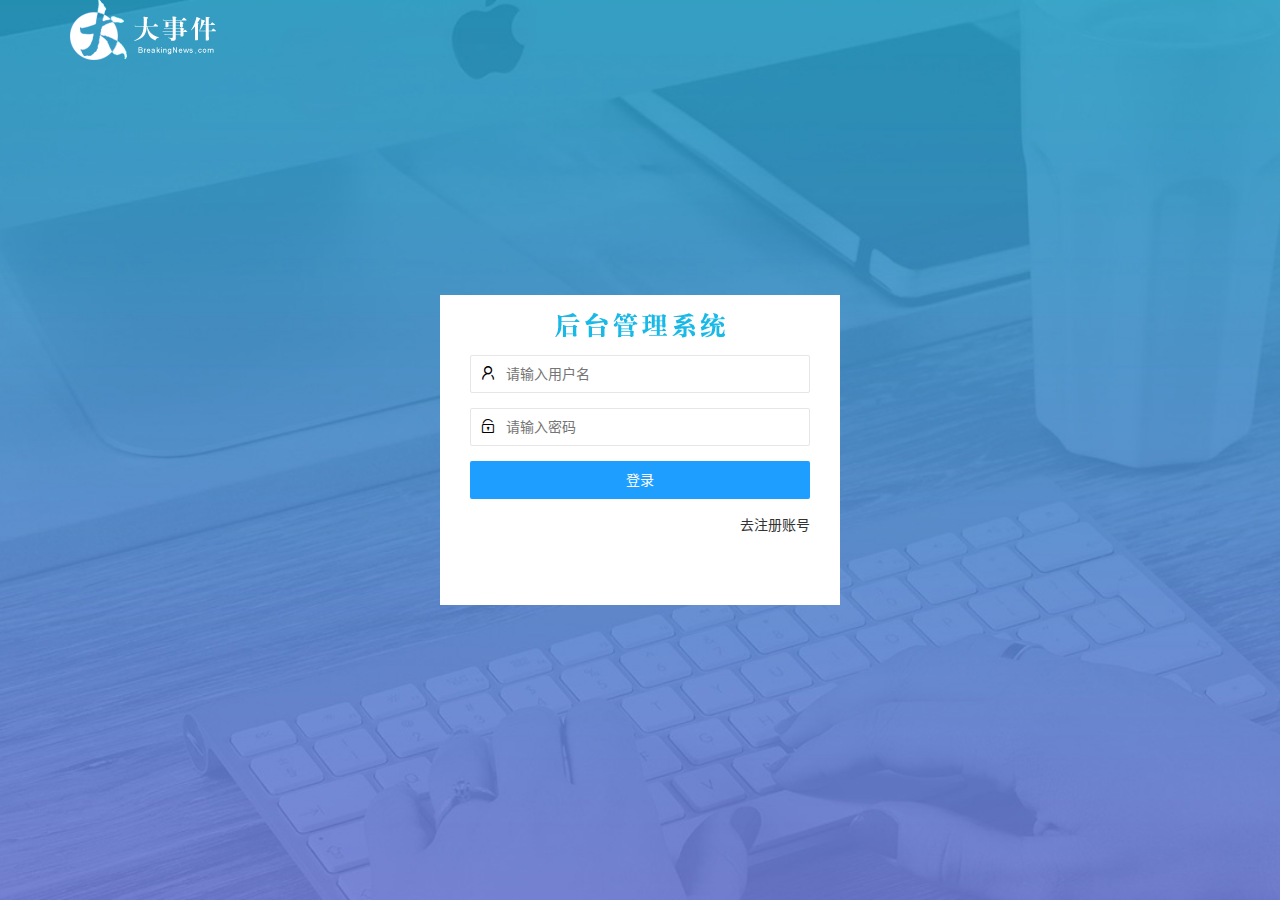
<file: login.html>
<!DOCTYPE html>
<html lang="zh-CN">
    <head>
        <meta charset="UTF-8" />
        <meta name="viewport" content="width=device-width, initial-scale=1.0" />
        <title>大事件-登录/注册</title>
        <link rel="stylesheet" href="./assets/lib/layui/css/layui.css" />
        <link rel="stylesheet" href="./assets/css/login.css" />
    </head>
    <body>
        <!-- 头部 logo 区域 -->
        <div class="layui-main">
            <img src="./assets/images/logo.png" alt="" />
        </div>

        <!-- 登录注册区域 -->
        <div class="loginAndRegBox">
            <div class="title-box"></div>
            <!-- 登录div -->
            <div class="login-box">
                <!-- 登录的表单 -->
                <form class="layui-form" id="form_login">
                    <!-- 用户名 -->
                    <div class="layui-form-item">
                        <i class="layui-icon layui-icon-username"></i>
                        <input
                            type="text"
                            name="username"
                            required
                            lay-verify="required"
                            placeholder="请输入用户名"
                            autocomplete="off"
                            class="layui-input"
                        />
                    </div>
                    <!-- 密码 -->
                    <div class="layui-form-item">
                        <i class="layui-icon layui-icon-password"></i>
                        <input
                            type="password"
                            name="password"
                            required
                            lay-verify="required|pwd"
                            placeholder="请输入密码"
                            autocomplete="off"
                            class="layui-input"
                        />
                    </div>
                    <!-- 登录按钮 -->
                    <div class="layui-form-item">
                        <!-- 注意：表单提交按钮和普通按钮的区别就是lay-submit属性 -->
                        <button class="layui-btn layui-btn-fluid layui-btn-normal" lay-submit>
                            登录
                        </button>
                    </div>
                    <div class="layui-form-item link">
                        <a href="javascript:;" id="link_reg">去注册账号</a>
                    </div>
                </form>
            </div>
            <!-- 注册div  -->
            <div class="reg-box">
                <!-- 注册的表单 -->
                <form class="layui-form" id="form_reg">
                    <!-- 用户名 -->
                    <div class="layui-form-item">
                        <i class="layui-icon layui-icon-username"></i>
                        <input
                            type="text"
                            name="username"
                            required
                            lay-verify="required"
                            placeholder="请输入用户名"
                            autocomplete="off"
                            class="layui-input"
                        />
                    </div>
                    <!-- 密码 -->
                    <div class="layui-form-item">
                        <i class="layui-icon layui-icon-password"></i>
                        <input
                            type="password"
                            name="password"
                            required
                            lay-verify="required|pwd"
                            placeholder="请输入密码"
                            autocomplete="off"
                            class="layui-input"
                        />
                    </div>
                    <!-- 密码确认 -->
                    <div class="layui-form-item">
                        <i class="layui-icon layui-icon-password"></i>
                        <input
                            type="password"
                            name="repassword"
                            required
                            lay-verify="required|pwd|repwd"
                            placeholder="请输入密码"
                            autocomplete="off"
                            class="layui-input"
                        />
                    </div>
                    <!-- 注册按钮 -->
                    <div class="layui-form-item">
                        <!-- 注意：表单提交按钮和普通按钮的区别就是lay-submit属性 -->
                        <button class="layui-btn layui-btn-fluid layui-btn-normal" lay-submit>
                            注册
                        </button>
                    </div>
                    <div class="layui-form-item link">
                        <a href="javascript:;" id="link_login">去登录</a>
                    </div>
                </form>
            </div>
        </div>

        <!-- 引入js -->
        <!-- 导入layui的js -->
        <script src="./assets/lib/layui/layui.all.js"></script>
        <script src="./assets/lib/jquery.js"></script>
        <!-- 导入自己分装的函数 -->
        <script src="./assets/js/baseAPI.js"></script>
        <script src="./assets/js/login.js"></script>
    </body>
</html>
</file>
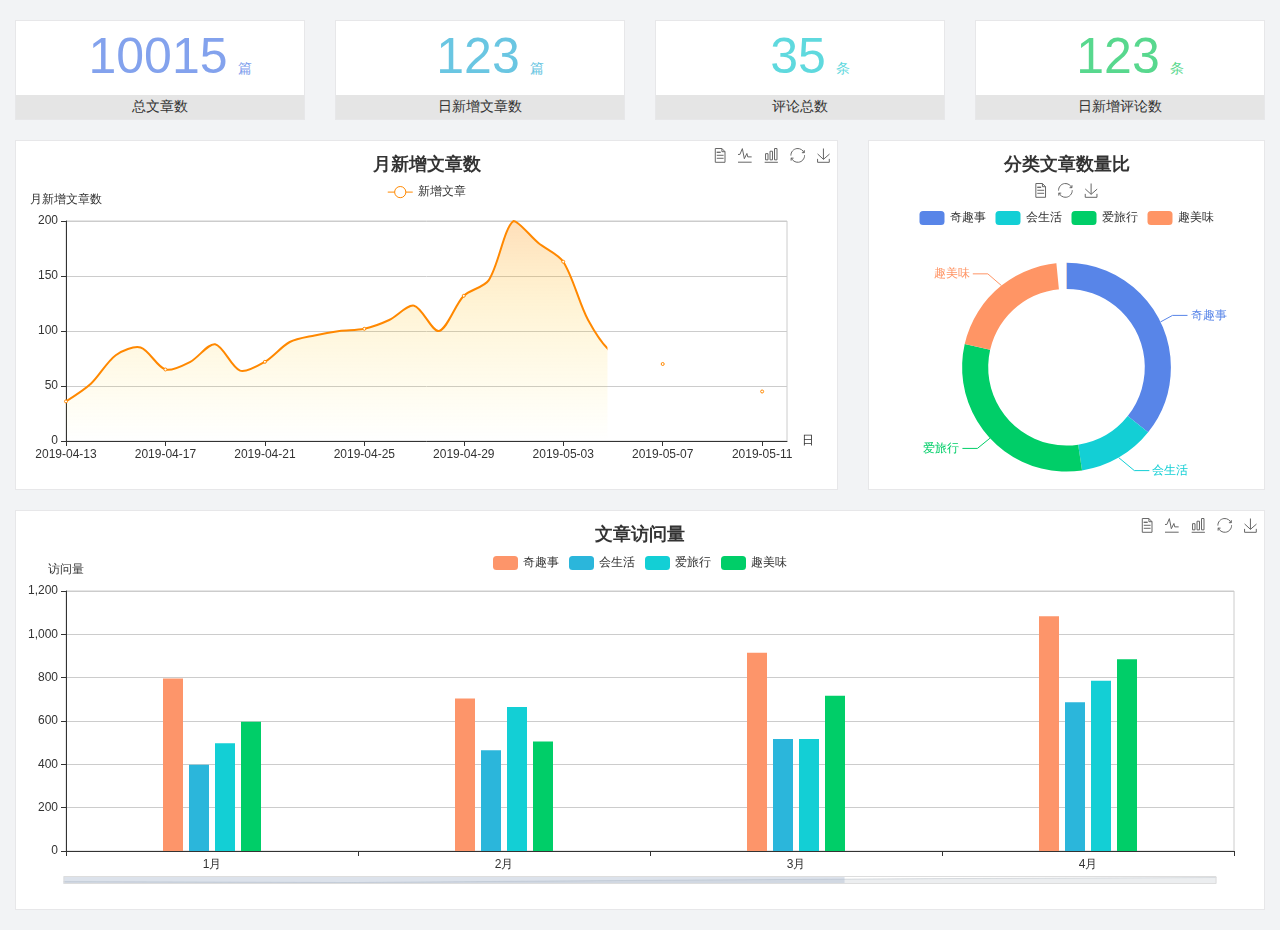
<file: home/dashboard.html>
<!DOCTYPE html>
<html lang="en">

<head>
  <meta charset="UTF-8">
  <meta name="viewport" content="width=device-width, initial-scale=1.0">
  <meta http-equiv="X-UA-Compatible" content="ie=edge">
  <title>图表统计</title>
  <link rel="stylesheet" href="../assets/lib/bootstrap.css" />
  <link rel="stylesheet" href="../assets/lib/main.css" />
  <script src="../assets/lib/jquery.js"></script>
  <script type="text/javascript" src="../assets/lib/echarts.min.js"></script>
</head>

<body>
  <div class="container-fluid">
    <div class="row spannel_list">
      <div class="col-sm-3 col-xs-6">
        <div class="spannel">
          <em>10015</em><span>篇</span>
          <b>总文章数</b>
        </div>
      </div>
      <div class="col-sm-3 col-xs-6">
        <div class="spannel scolor01">
          <em>123</em><span>篇</span>
          <b>日新增文章数</b>
        </div>
      </div>
      <div class="col-sm-3 col-xs-6">
        <div class="spannel scolor02">
          <em>35</em><span>条</span>
          <b>评论总数</b>
        </div>
      </div>
      <div class="col-sm-3 col-xs-6">
        <div class="spannel scolor03">
          <em>123</em><span>条</span>
          <b>日新增评论数</b>
        </div>
      </div>
    </div>
  </div>

  <div class="container-fluid">
    <div class="row curve-pie">
      <div class="col-lg-8 col-md-8">
        <div class="gragh_pannel" id="curve_show"></div>
      </div>
      <div class="col-lg-4 col-md-4">
        <div class="gragh_pannel" id="pie_show"></div>
      </div>
    </div>
  </div>

  <div class="container-fluid">
    <div class="column_pannel" id="column_show"></div>
  </div>

  <script>
    var oChart = echarts.init(document.getElementById('curve_show'));
    var aList_all = [
      { 'count': 36, 'date': '2019-04-13' },
      { 'count': 52, 'date': '2019-04-14' },
      { 'count': 78, 'date': '2019-04-15' },
      { 'count': 85, 'date': '2019-04-16' },
      { 'count': 65, 'date': '2019-04-17' },
      { 'count': 72, 'date': '2019-04-18' },
      { 'count': 88, 'date': '2019-04-19' },
      { 'count': 64, 'date': '2019-04-20' },
      { 'count': 72, 'date': '2019-04-21' },
      { 'count': 90, 'date': '2019-04-22' },
      { 'count': 96, 'date': '2019-04-23' },
      { 'count': 100, 'date': '2019-04-24' },
      { 'count': 102, 'date': '2019-04-25' },
      { 'count': 110, 'date': '2019-04-26' },
      { 'count': 123, 'date': '2019-04-27' },
      { 'count': 100, 'date': '2019-04-28' },
      { 'count': 132, 'date': '2019-04-29' },
      { 'count': 146, 'date': '2019-04-30' },
      { 'count': 200, 'date': '2019-05-01' },
      { 'count': 180, 'date': '2019-05-02' },
      { 'count': 163, 'date': '2019-05-03' },
      { 'count': 110, 'date': '2019-05-04' },
      { 'count': 80, 'date': '2019-05-05' },
      { 'count': 82, 'date': '2019-05-06' },
      { 'count': 70, 'date': '2019-05-07' },
      { 'count': 65, 'date': '2019-05-08' },
      { 'count': 54, 'date': '2019-05-09' },
      { 'count': 40, 'date': '2019-05-10' },
      { 'count': 45, 'date': '2019-05-11' },
      { 'count': 38, 'date': '2019-05-12' },
    ];

    let aCount = [];
    let aDate = [];

    for (var i = 0; i < aList_all.length; i++) {
      aCount.push(aList_all[i].count);
      aDate.push(aList_all[i].date);
    }

    var chartopt = {
      title: {
        text: '月新增文章数',
        left: 'center',
        top: '10'
      },
      tooltip: {
        trigger: 'axis'
      },
      legend: {
        data: ['新增文章'],
        top: '40'
      },
      toolbox: {
        show: true,
        feature: {
          mark: { show: true },
          dataView: { show: true, readOnly: false },
          magicType: { show: true, type: ['line', 'bar'] },
          restore: { show: true },
          saveAsImage: { show: true }
        }
      },
      calculable: true,
      xAxis: [
        {
          name: '日',
          type: 'category',
          boundaryGap: false,
          data: aDate
        }
      ],
      yAxis: [
        {
          name: '月新增文章数',
          type: 'value'
        }
      ],
      series: [
        {
          name: '新增文章',
          type: 'line',
          smooth: true,
          itemStyle: { normal: { areaStyle: { type: 'default' }, color: '#f80' }, lineStyle: { color: '#f80' } },
          data: aCount
        }],
      areaStyle: {
        normal: {
          color: new echarts.graphic.LinearGradient(0, 0, 0, 1, [{
            offset: 0,
            color: 'rgba(255,136,0,0.39)'
          }, {
            offset: .34,
            color: 'rgba(255,180,0,0.25)'
          }, {
            offset: 1,
            color: 'rgba(255,222,0,0.00)'
          }])

        }
      },
      grid: {
        show: true,
        x: 50,
        x2: 50,
        y: 80,
        height: 220
      }
    };

    oChart.setOption(chartopt);


    var oPie = echarts.init(document.getElementById('pie_show'));
    var oPieopt =
    {
      title: {
        top: 10,
        text: '分类文章数量比',
        x: 'center'
      },
      tooltip: {
        trigger: 'item',
        formatter: "{a} <br/>{b} : {c} ({d}%)"
      },
      color: ['#5885e8', '#13cfd5', '#00ce68', '#ff9565'],
      legend: {
        x: 'center',
        top: 65,
        data: ['奇趣事', '会生活', '爱旅行', '趣美味']
      },
      toolbox: {
        show: true,
        x: 'center',
        top: 35,
        feature: {
          mark: { show: true },
          dataView: { show: true, readOnly: false },
          magicType: {
            show: true,
            type: ['pie', 'funnel'],
            option: {
              funnel: {
                x: '25%',
                width: '50%',
                funnelAlign: 'left',
                max: 1548
              }
            }
          },
          restore: { show: true },
          saveAsImage: { show: true }
        }
      },
      calculable: true,
      series: [
        {
          name: '访问来源',
          type: 'pie',
          radius: ['45%', '60%'],
          center: ['50%', '65%'],
          data: [
            { value: 300, name: '奇趣事' },
            { value: 100, name: '会生活' },
            { value: 260, name: '爱旅行' },
            { value: 180, name: '趣美味' }
          ]
        }
      ]
    };
    oPie.setOption(oPieopt);



    var oColumn = this.echarts.init(document.getElementById('column_show'));
    var oColumnopt =
    {
      title: {
        text: '文章访问量',
        left: 'center',
        top: '10'
      },
      tooltip: {
        trigger: 'axis'
      },
      legend: {
        data: ['奇趣事', '会生活', '爱旅行', '趣美味'],
        top: '40'
      },
      toolbox: {
        show: true,
        feature: {
          mark: { show: true },
          dataView: { show: true, readOnly: false },
          magicType: { show: true, type: ['line', 'bar'] },
          restore: { show: true },
          saveAsImage: { show: true }
        }
      },
      calculable: true,
      xAxis: [
        {
          type: 'category',
          data: ['1月', '2月', '3月', '4月', '5月']
        }
      ],
      yAxis: [
        {
          name: '访问量',
          type: 'value'
        }
      ],
      series: [
        {
          name: '奇趣事',
          type: 'bar',
          barWidth: 20,
          itemStyle: {
            normal: { areaStyle: { type: 'default' }, color: '#fd956a' }
          },
          data: [800, 708, 920, 1090, 1200]
        },
        {
          name: '会生活',
          type: 'bar',
          barWidth: 20,
          itemStyle: {
            normal: { areaStyle: { type: 'default' }, color: '#2bb6db' }
          },
          data: [400, 468, 520, 690, 800]
        },
        {
          name: '爱旅行',
          type: 'bar',
          barWidth: 20,
          itemStyle: {
            normal: { areaStyle: { type: 'default' }, color: '#13cfd5' }
          },
          data: [500, 668, 520, 790, 900]
        },
        {
          name: '趣美味',
          type: 'bar',
          barWidth: 20,
          itemStyle: {
            normal: { areaStyle: { type: 'default' }, color: '#00ce68' }
          },
          data: [600, 508, 720, 890, 1000]
        }
      ],
      grid: {
        show: true,
        x: 50,
        x2: 30,
        y: 80,
        height: 260
      },
      dataZoom: [//给x轴设置滚动条
        {
          start: 0,//默认为0
          end: 100 - 1000 / 31,//默认为100
          type: 'slider',
          show: true,
          xAxisIndex: [0],
          handleSize: 0,//滑动条的 左右2个滑动条的大小
          height: 8,//组件高度
          left: 45, //左边的距离
          right: 50,//右边的距离
          bottom: 26,//右边的距离
          handleColor: '#ddd',//h滑动图标的颜色
          handleStyle: {
            borderColor: "#cacaca",
            borderWidth: "1",
            shadowBlur: 2,
            background: "#ddd",
            shadowColor: "#ddd",
          }
        }]
    };
    oColumn.setOption(oColumnopt);
  </script>
</body>

</html>
</file>
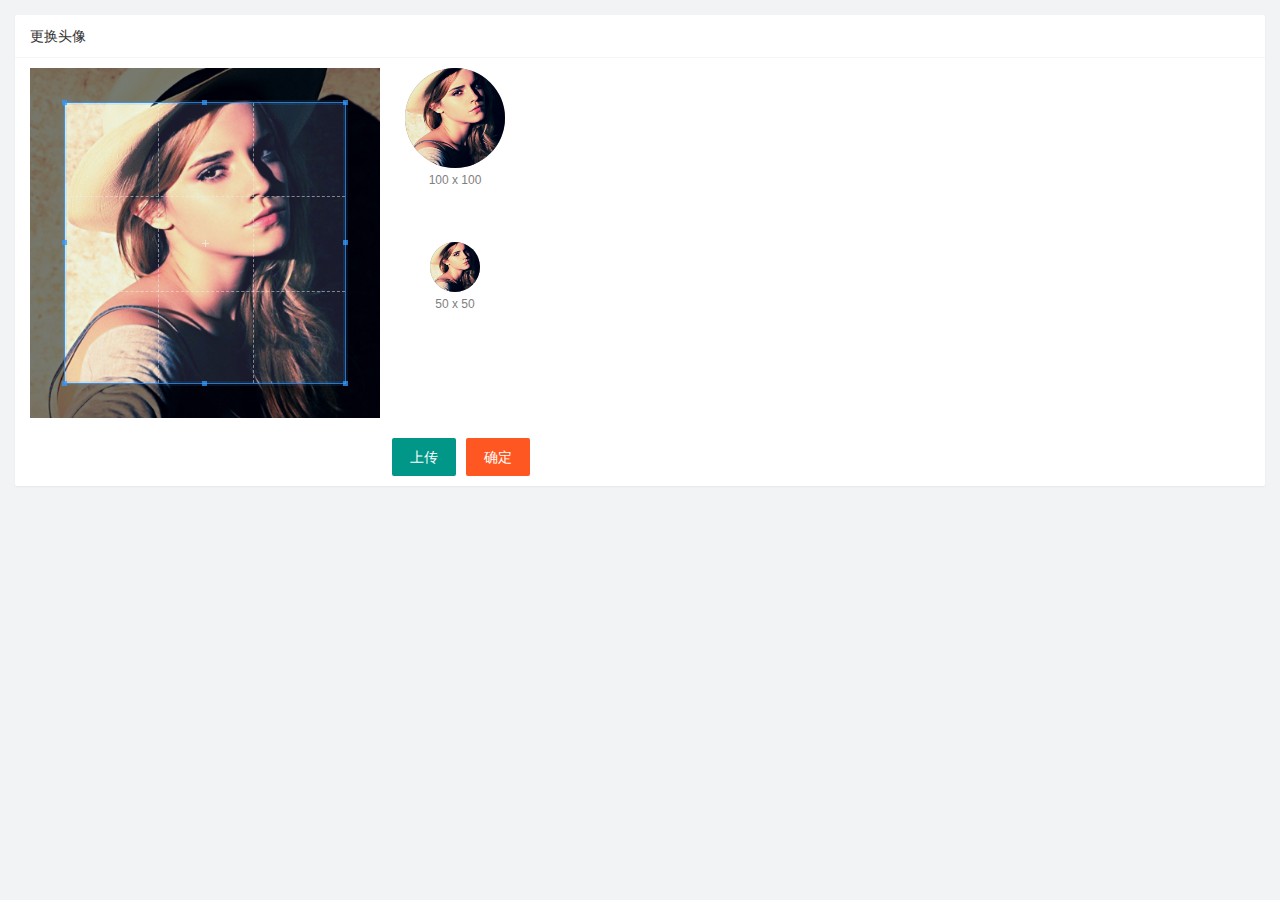
<file: user/user_avatar.html>
<!DOCTYPE html>
<html lang="en">

<head>
    <meta charset="UTF-8" />
    <meta name="viewport" content="width=device-width, initial-scale=1.0" />
    <title>Document</title>
    <link rel="stylesheet" href="../assets/lib/layui/css/layui.css" />
    <link rel="stylesheet" href="../assets/css/user/user.avatar.css" />
    <link rel="stylesheet" href="../assets/lib/cropper/cropper.css" />
</head>

<body>
    <!-- 卡片区域 -->
    <div class="layui-card">
        <div class="layui-card-header">更换头像</div>
        <div class="layui-card-body">
            <!-- 第一行的图片裁剪和预览区域 -->
            <div class="row1">
                <!-- 图片裁剪区域 -->
                <div class="cropper-box">
                    <!-- 这个 img 标签很重要，将来会把它初始化为裁剪区域 -->
                    <img id="image" src="../assets/images/sample.jpg" />
                </div>
                <!-- 图片的预览区域 -->
                <div class="preview-box">
                    <div>
                        <!-- 宽高为 100px 的预览区域 -->
                        <div class="img-preview w100"></div>
                        <p class="size">100 x 100</p>
                    </div>
                    <div>
                        <!-- 宽高为 50px 的预览区域 -->
                        <div class="img-preview w50"></div>
                        <p class="size">50 x 50</p>
                    </div>
                </div>
            </div>
            <!-- 第二行的按钮区域 -->
            <div class="row2">
                <!-- 通过accept属性 可以指定 允许用户选择什么类型的文件 -->
                <input type="file" id="file" accept="image/*" />
                <button type="button" class="layui-btn" id="btnChooseImage">上传</button>
                <button type="button" class="layui-btn layui-btn-danger" id="btnUpload">确定</button>
            </div>
        </div>
    </div>
    <script src="../assets/lib/layui/layui.all.js"></script>
    <script src="../assets/lib/jquery.js"></script>
    <script src="../assets/lib/cropper/Cropper.js"></script>
    <script src="../assets/lib/cropper/jquery-cropper.js"></script>
    <script src="../assets/js/baseAPI.js"></script>
    <script src="../assets/js/user/user.avatar.js"></script>
</body>

</html>
</file>
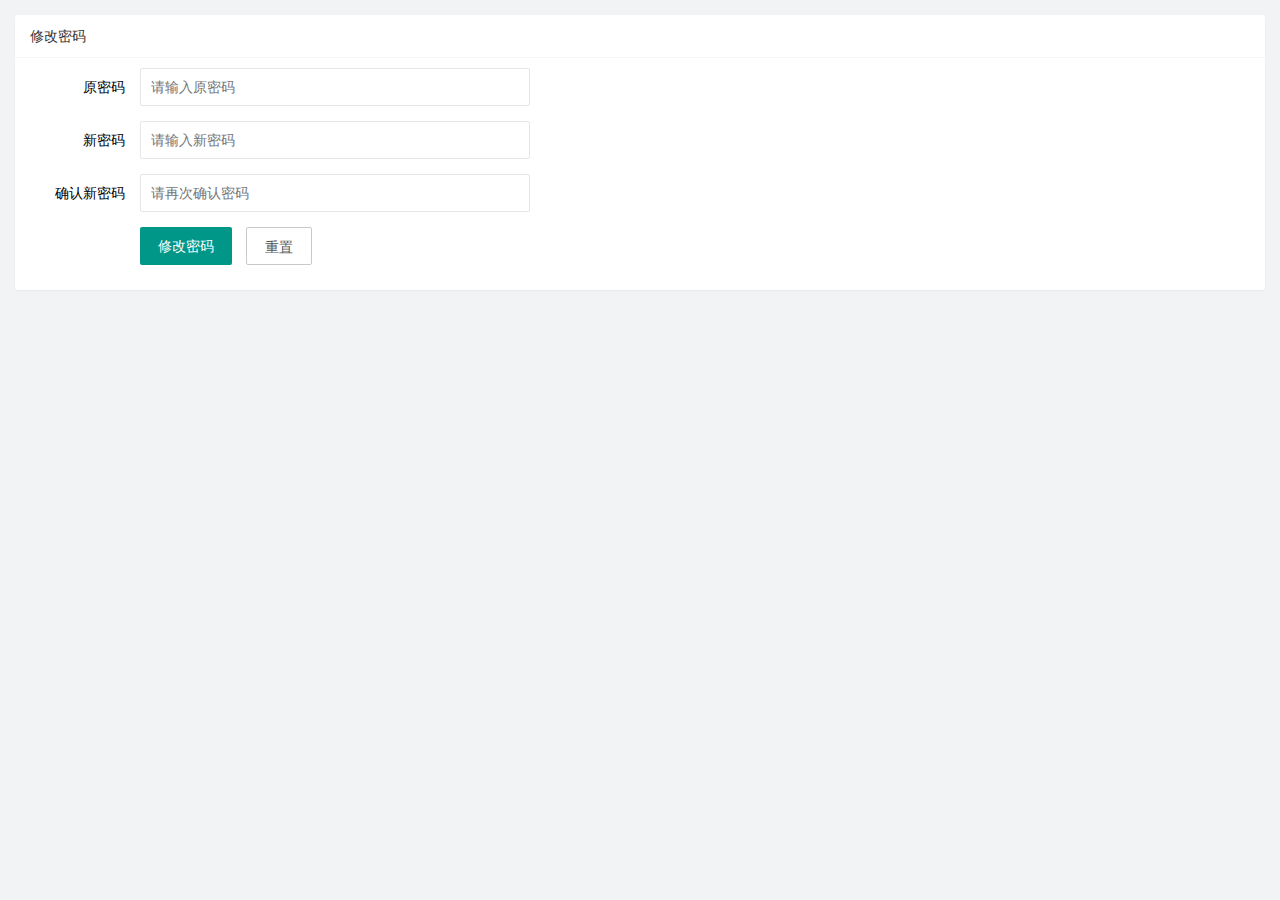
<file: user/user_pwd.html>
<!DOCTYPE html>
<html lang="en">

<head>
    <meta charset="UTF-8" />
    <meta name="viewport" content="width=device-width, initial-scale=1.0" />
    <title>Document</title>
    <link rel="stylesheet" href="../assets/lib/layui/css/layui.css" />
    <link rel="stylesheet" href="../assets/css/user/user_pwd.css" />
</head>

<body>
    <!-- 卡片区域 -->
    <div class="layui-card">
        <div class="layui-card-header">修改密码</div>
        <div class="layui-card-body">
            <form class="layui-form">
                <div class="layui-form-item">
                    <label class="layui-form-label">原密码</label>
                    <div class="layui-input-block">
                        <input type="password" name="oldPwd" required lay-verify="required|pwd" placeholder="请输入原密码" autocomplete="off" class="layui-input" />
                    </div>
                </div>
                <div class="layui-form-item">
                    <label class="layui-form-label">新密码</label>
                    <div class="layui-input-block">
                        <input type="password" name="newPwd" required lay-verify="required|pwd|samePwd" placeholder="请输入新密码" autocomplete="off" class="layui-input" />
                    </div>
                </div>
                <div class="layui-form-item">
                    <label class="layui-form-label">确认新密码</label>
                    <div class="layui-input-block">
                        <input type="password" name="rePwd" required lay-verify="required|pwd|repwd" placeholder="请再次确认密码" autocomplete="off" class="layui-input" />
                    </div>
                </div>
                <div class="layui-form-item">
                    <div class="layui-input-block">
                        <button class="layui-btn" lay-submit lay-filter="formDemo">修改密码</button>
                        <button type="reset" class="layui-btn layui-btn-primary">重置</button>
                    </div>
                </div>
            </form>
        </div>
    </div>
    <script src="../assets/lib/layui/layui.all.js"></script>
    <script src="../assets/lib/jquery.js"></script>
    <script src="../assets/js/baseAPI.js"></script>
    <script src="../assets/js/user/user_pwd.js"></script>
</body>

</html>
</file>
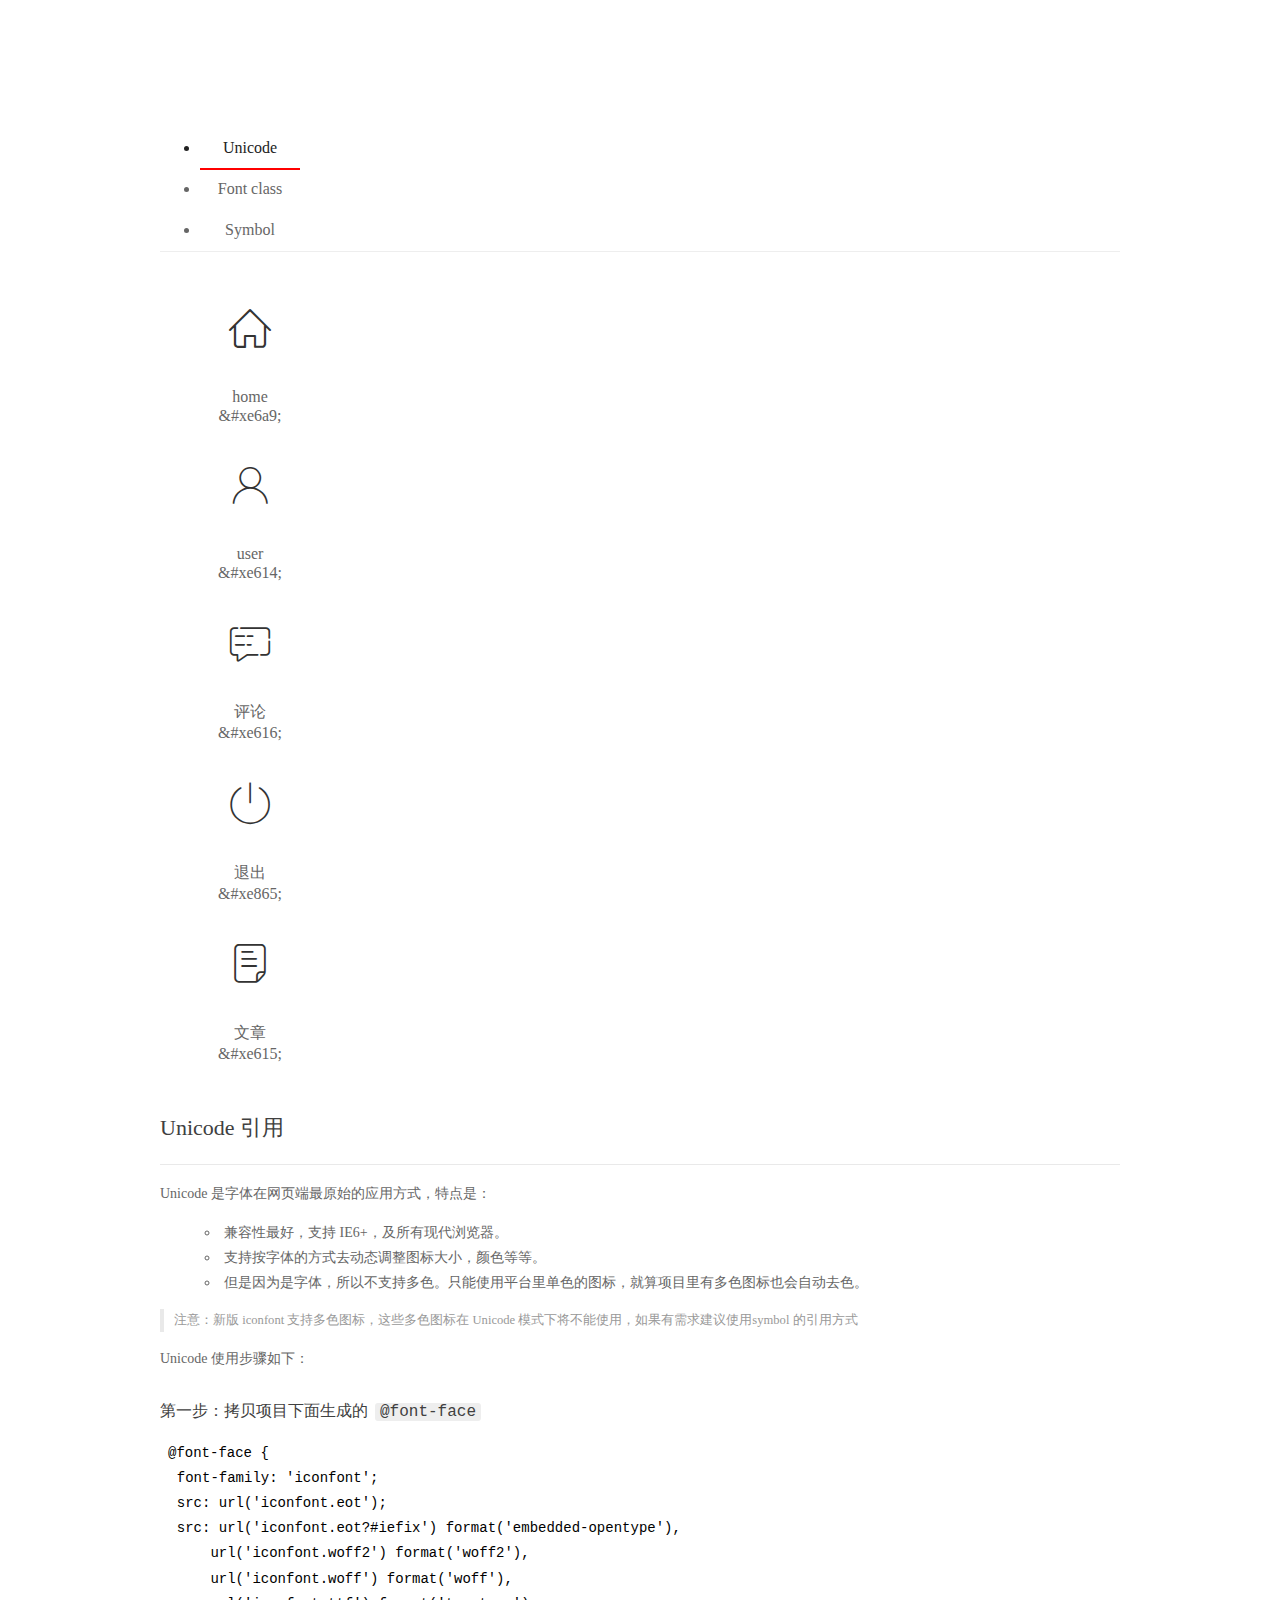
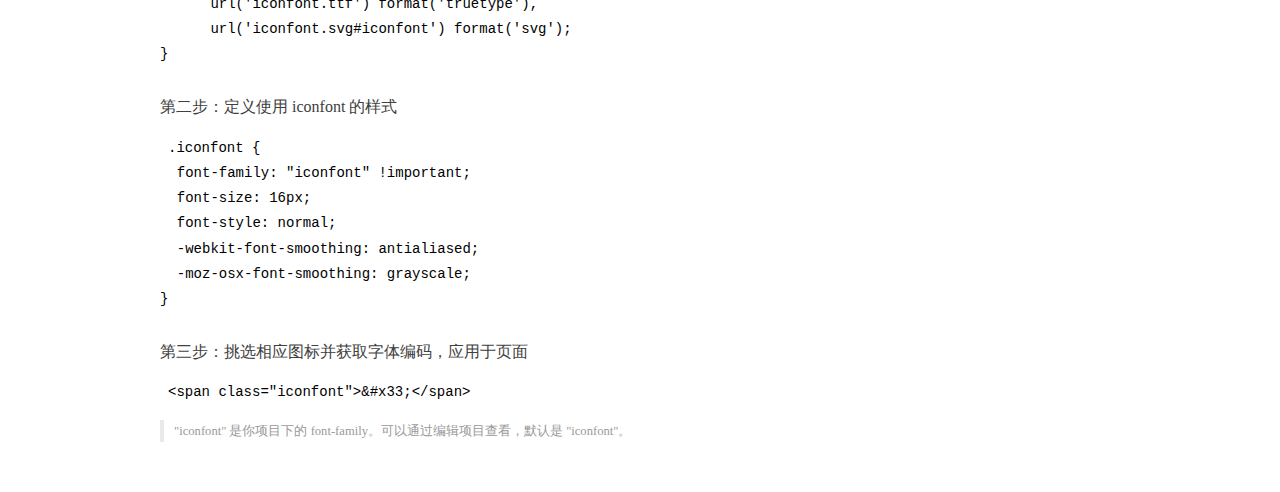
<file: assets/fonts/demo_index.html>
<!DOCTYPE html>
<html>
<head>
  <meta charset="utf-8"/>
  <title>IconFont Demo</title>
  <link rel="shortcut icon" href="https://gtms04.alicdn.com/tps/i4/TB1_oz6GVXXXXaFXpXXJDFnIXXX-64-64.ico" type="image/x-icon"/>
  <link rel="stylesheet" href="https://g.alicdn.com/thx/cube/1.3.2/cube.min.css">
  <link rel="stylesheet" href="demo.css">
  <link rel="stylesheet" href="iconfont.css">
  <script src="iconfont.js"></script>
  <!-- jQuery -->
  <script src="https://a1.alicdn.com/oss/uploads/2018/12/26/7bfddb60-08e8-11e9-9b04-53e73bb6408b.js"></script>
  <!-- 代码高亮 -->
  <script src="https://a1.alicdn.com/oss/uploads/2018/12/26/a3f714d0-08e6-11e9-8a15-ebf944d7534c.js"></script>
</head>
<body>
  <div class="main">
    <h1 class="logo"><a href="https://www.iconfont.cn/" title="iconfont 首页" target="_blank">&#xe86b;</a></h1>
    <div class="nav-tabs">
      <ul id="tabs" class="dib-box">
        <li class="dib active"><span>Unicode</span></li>
        <li class="dib"><span>Font class</span></li>
        <li class="dib"><span>Symbol</span></li>
      </ul>
      
    </div>
    <div class="tab-container">
      <div class="content unicode" style="display: block;">
          <ul class="icon_lists dib-box">
          
            <li class="dib">
              <span class="icon iconfont">&#xe6a9;</span>
                <div class="name">home</div>
                <div class="code-name">&amp;#xe6a9;</div>
              </li>
          
            <li class="dib">
              <span class="icon iconfont">&#xe614;</span>
                <div class="name">user</div>
                <div class="code-name">&amp;#xe614;</div>
              </li>
          
            <li class="dib">
              <span class="icon iconfont">&#xe616;</span>
                <div class="name">评论</div>
                <div class="code-name">&amp;#xe616;</div>
              </li>
          
            <li class="dib">
              <span class="icon iconfont">&#xe865;</span>
                <div class="name">退出</div>
                <div class="code-name">&amp;#xe865;</div>
              </li>
          
            <li class="dib">
              <span class="icon iconfont">&#xe615;</span>
                <div class="name">文章</div>
                <div class="code-name">&amp;#xe615;</div>
              </li>
          
          </ul>
          <div class="article markdown">
          <h2 id="unicode-">Unicode 引用</h2>
          <hr>

          <p>Unicode 是字体在网页端最原始的应用方式，特点是：</p>
          <ul>
            <li>兼容性最好，支持 IE6+，及所有现代浏览器。</li>
            <li>支持按字体的方式去动态调整图标大小，颜色等等。</li>
            <li>但是因为是字体，所以不支持多色。只能使用平台里单色的图标，就算项目里有多色图标也会自动去色。</li>
          </ul>
          <blockquote>
            <p>注意：新版 iconfont 支持多色图标，这些多色图标在 Unicode 模式下将不能使用，如果有需求建议使用symbol 的引用方式</p>
          </blockquote>
          <p>Unicode 使用步骤如下：</p>
          <h3 id="-font-face">第一步：拷贝项目下面生成的 <code>@font-face</code></h3>
<pre><code class="language-css"
>@font-face {
  font-family: 'iconfont';
  src: url('iconfont.eot');
  src: url('iconfont.eot?#iefix') format('embedded-opentype'),
      url('iconfont.woff2') format('woff2'),
      url('iconfont.woff') format('woff'),
      url('iconfont.ttf') format('truetype'),
      url('iconfont.svg#iconfont') format('svg');
}
</code></pre>
          <h3 id="-iconfont-">第二步：定义使用 iconfont 的样式</h3>
<pre><code class="language-css"
>.iconfont {
  font-family: "iconfont" !important;
  font-size: 16px;
  font-style: normal;
  -webkit-font-smoothing: antialiased;
  -moz-osx-font-smoothing: grayscale;
}
</code></pre>
          <h3 id="-">第三步：挑选相应图标并获取字体编码，应用于页面</h3>
<pre>
<code class="language-html"
>&lt;span class="iconfont"&gt;&amp;#x33;&lt;/span&gt;
</code></pre>
          <blockquote>
            <p>"iconfont" 是你项目下的 font-family。可以通过编辑项目查看，默认是 "iconfont"。</p>
          </blockquote>
          </div>
      </div>
      <div class="content font-class">
        <ul class="icon_lists dib-box">
          
          <li class="dib">
            <span class="icon iconfont icon-home"></span>
            <div class="name">
              home
            </div>
            <div class="code-name">.icon-home
            </div>
          </li>
          
          <li class="dib">
            <span class="icon iconfont icon-user"></span>
            <div class="name">
              user
            </div>
            <div class="code-name">.icon-user
            </div>
          </li>
          
          <li class="dib">
            <span class="icon iconfont icon-pinglun"></span>
            <div class="name">
              评论
            </div>
            <div class="code-name">.icon-pinglun
            </div>
          </li>
          
          <li class="dib">
            <span class="icon iconfont icon-tuichu"></span>
            <div class="name">
              退出
            </div>
            <div class="code-name">.icon-tuichu
            </div>
          </li>
          
          <li class="dib">
            <span class="icon iconfont icon-16"></span>
            <div class="name">
              文章
            </div>
            <div class="code-name">.icon-16
            </div>
          </li>
          
        </ul>
        <div class="article markdown">
        <h2 id="font-class-">font-class 引用</h2>
        <hr>

        <p>font-class 是 Unicode 使用方式的一种变种，主要是解决 Unicode 书写不直观，语意不明确的问题。</p>
        <p>与 Unicode 使用方式相比，具有如下特点：</p>
        <ul>
          <li>兼容性良好，支持 IE8+，及所有现代浏览器。</li>
          <li>相比于 Unicode 语意明确，书写更直观。可以很容易分辨这个 icon 是什么。</li>
          <li>因为使用 class 来定义图标，所以当要替换图标时，只需要修改 class 里面的 Unicode 引用。</li>
          <li>不过因为本质上还是使用的字体，所以多色图标还是不支持的。</li>
        </ul>
        <p>使用步骤如下：</p>
        <h3 id="-fontclass-">第一步：引入项目下面生成的 fontclass 代码：</h3>
<pre><code class="language-html">&lt;link rel="stylesheet" href="./iconfont.css"&gt;
</code></pre>
        <h3 id="-">第二步：挑选相应图标并获取类名，应用于页面：</h3>
<pre><code class="language-html">&lt;span class="iconfont icon-xxx"&gt;&lt;/span&gt;
</code></pre>
        <blockquote>
          <p>"
            iconfont" 是你项目下的 font-family。可以通过编辑项目查看，默认是 "iconfont"。</p>
        </blockquote>
      </div>
      </div>
      <div class="content symbol">
          <ul class="icon_lists dib-box">
          
            <li class="dib">
                <svg class="icon svg-icon" aria-hidden="true">
                  <use xlink:href="#icon-home"></use>
                </svg>
                <div class="name">home</div>
                <div class="code-name">#icon-home</div>
            </li>
          
            <li class="dib">
                <svg class="icon svg-icon" aria-hidden="true">
                  <use xlink:href="#icon-user"></use>
                </svg>
                <div class="name">user</div>
                <div class="code-name">#icon-user</div>
            </li>
          
            <li class="dib">
                <svg class="icon svg-icon" aria-hidden="true">
                  <use xlink:href="#icon-pinglun"></use>
                </svg>
                <div class="name">评论</div>
                <div class="code-name">#icon-pinglun</div>
            </li>
          
            <li class="dib">
                <svg class="icon svg-icon" aria-hidden="true">
                  <use xlink:href="#icon-tuichu"></use>
                </svg>
                <div class="name">退出</div>
                <div class="code-name">#icon-tuichu</div>
            </li>
          
            <li class="dib">
                <svg class="icon svg-icon" aria-hidden="true">
                  <use xlink:href="#icon-16"></use>
                </svg>
                <div class="name">文章</div>
                <div class="code-name">#icon-16</div>
            </li>
          
          </ul>
          <div class="article markdown">
          <h2 id="symbol-">Symbol 引用</h2>
          <hr>

          <p>这是一种全新的使用方式，应该说这才是未来的主流，也是平台目前推荐的用法。相关介绍可以参考这篇<a href="">文章</a>
            这种用法其实是做了一个 SVG 的集合，与另外两种相比具有如下特点：</p>
          <ul>
            <li>支持多色图标了，不再受单色限制。</li>
            <li>通过一些技巧，支持像字体那样，通过 <code>font-size</code>, <code>color</code> 来调整样式。</li>
            <li>兼容性较差，支持 IE9+，及现代浏览器。</li>
            <li>浏览器渲染 SVG 的性能一般，还不如 png。</li>
          </ul>
          <p>使用步骤如下：</p>
          <h3 id="-symbol-">第一步：引入项目下面生成的 symbol 代码：</h3>
<pre><code class="language-html">&lt;script src="./iconfont.js"&gt;&lt;/script&gt;
</code></pre>
          <h3 id="-css-">第二步：加入通用 CSS 代码（引入一次就行）：</h3>
<pre><code class="language-html">&lt;style&gt;
.icon {
  width: 1em;
  height: 1em;
  vertical-align: -0.15em;
  fill: currentColor;
  overflow: hidden;
}
&lt;/style&gt;
</code></pre>
          <h3 id="-">第三步：挑选相应图标并获取类名，应用于页面：</h3>
<pre><code class="language-html">&lt;svg class="icon" aria-hidden="true"&gt;
  &lt;use xlink:href="#icon-xxx"&gt;&lt;/use&gt;
&lt;/svg&gt;
</code></pre>
          </div>
      </div>

    </div>
  </div>
  <script>
  $(document).ready(function () {
      $('.tab-container .content:first').show()

      $('#tabs li').click(function (e) {
        var tabContent = $('.tab-container .content')
        var index = $(this).index()

        if ($(this).hasClass('active')) {
          return
        } else {
          $('#tabs li').removeClass('active')
          $(this).addClass('active')

          tabContent.hide().eq(index).fadeIn()
        }
      })
    })
  </script>
</body>
</html>
</file>
<file: assets/lib/layui/css/layui.css>
/** layui-v2.5.5 MIT License By https://www.layui.com */
 .layui-inline,img{display:inline-block;vertical-align:middle}h1,h2,h3,h4,h5,h6{font-weight:400}.layui-edge,.layui-header,.layui-inline,.layui-main{position:relative}.layui-body,.layui-edge,.layui-elip{overflow:hidden}.layui-btn,.layui-edge,.layui-inline,img{vertical-align:middle}.layui-btn,.layui-disabled,.layui-icon,.layui-unselect{-moz-user-select:none;-webkit-user-select:none;-ms-user-select:none}.layui-elip,.layui-form-checkbox span,.layui-form-pane .layui-form-label{text-overflow:ellipsis;white-space:nowrap}.layui-breadcrumb,.layui-tree-btnGroup{visibility:hidden}blockquote,body,button,dd,div,dl,dt,form,h1,h2,h3,h4,h5,h6,input,li,ol,p,pre,td,textarea,th,ul{margin:0;padding:0;-webkit-tap-highlight-color:rgba(0,0,0,0)}a:active,a:hover{outline:0}img{border:none}li{list-style:none}table{border-collapse:collapse;border-spacing:0}h4,h5,h6{font-size:100%}button,input,optgroup,option,select,textarea{font-family:inherit;font-size:inherit;font-style:inherit;font-weight:inherit;outline:0}pre{white-space:pre-wrap;white-space:-moz-pre-wrap;white-space:-pre-wrap;white-space:-o-pre-wrap;word-wrap:break-word}body{line-height:24px;font:14px Helvetica Neue,Helvetica,PingFang SC,Tahoma,Arial,sans-serif}hr{height:1px;margin:10px 0;border:0;clear:both}a{color:#333;text-decoration:none}a:hover{color:#777}a cite{font-style:normal;*cursor:pointer}.layui-border-box,.layui-border-box *{box-sizing:border-box}.layui-box,.layui-box *{box-sizing:content-box}.layui-clear{clear:both;*zoom:1}.layui-clear:after{content:'\20';clear:both;*zoom:1;display:block;height:0}.layui-inline{*display:inline;*zoom:1}.layui-edge{display:inline-block;width:0;height:0;border-width:6px;border-style:dashed;border-color:transparent}.layui-edge-top{top:-4px;border-bottom-color:#999;border-bottom-style:solid}.layui-edge-right{border-left-color:#999;border-left-style:solid}.layui-edge-bottom{top:2px;border-top-color:#999;border-top-style:solid}.layui-edge-left{border-right-color:#999;border-right-style:solid}.layui-disabled,.layui-disabled:hover{color:#d2d2d2!important;cursor:not-allowed!important}.layui-circle{border-radius:100%}.layui-show{display:block!important}.layui-hide{display:none!important}@font-face{font-family:layui-icon;src:url(../font/iconfont.eot?v=250);src:url(../font/iconfont.eot?v=250#iefix) format('embedded-opentype'),url(../font/iconfont.woff2?v=250) format('woff2'),url(../font/iconfont.woff?v=250) format('woff'),url(../font/iconfont.ttf?v=250) format('truetype'),url(../font/iconfont.svg?v=250#layui-icon) format('svg')}.layui-icon{font-family:layui-icon!important;font-size:16px;font-style:normal;-webkit-font-smoothing:antialiased;-moz-osx-font-smoothing:grayscale}.layui-icon-reply-fill:before{content:"\e611"}.layui-icon-set-fill:before{content:"\e614"}.layui-icon-menu-fill:before{content:"\e60f"}.layui-icon-search:before{content:"\e615"}.layui-icon-share:before{content:"\e641"}.layui-icon-set-sm:before{content:"\e620"}.layui-icon-engine:before{content:"\e628"}.layui-icon-close:before{content:"\1006"}.layui-icon-close-fill:before{content:"\1007"}.layui-icon-chart-screen:before{content:"\e629"}.layui-icon-star:before{content:"\e600"}.layui-icon-circle-dot:before{content:"\e617"}.layui-icon-chat:before{content:"\e606"}.layui-icon-release:before{content:"\e609"}.layui-icon-list:before{content:"\e60a"}.layui-icon-chart:before{content:"\e62c"}.layui-icon-ok-circle:before{content:"\1005"}.layui-icon-layim-theme:before{content:"\e61b"}.layui-icon-table:before{content:"\e62d"}.layui-icon-right:before{content:"\e602"}.layui-icon-left:before{content:"\e603"}.layui-icon-cart-simple:before{content:"\e698"}.layui-icon-face-cry:before{content:"\e69c"}.layui-icon-face-smile:before{content:"\e6af"}.layui-icon-survey:before{content:"\e6b2"}.layui-icon-tree:before{content:"\e62e"}.layui-icon-upload-circle:before{content:"\e62f"}.layui-icon-add-circle:before{content:"\e61f"}.layui-icon-download-circle:before{content:"\e601"}.layui-icon-templeate-1:before{content:"\e630"}.layui-icon-util:before{content:"\e631"}.layui-icon-face-surprised:before{content:"\e664"}.layui-icon-edit:before{content:"\e642"}.layui-icon-speaker:before{content:"\e645"}.layui-icon-down:before{content:"\e61a"}.layui-icon-file:before{content:"\e621"}.layui-icon-layouts:before{content:"\e632"}.layui-icon-rate-half:before{content:"\e6c9"}.layui-icon-add-circle-fine:before{content:"\e608"}.layui-icon-prev-circle:before{content:"\e633"}.layui-icon-read:before{content:"\e705"}.layui-icon-404:before{content:"\e61c"}.layui-icon-carousel:before{content:"\e634"}.layui-icon-help:before{content:"\e607"}.layui-icon-code-circle:before{content:"\e635"}.layui-icon-water:before{content:"\e636"}.layui-icon-username:before{content:"\e66f"}.layui-icon-find-fill:before{content:"\e670"}.layui-icon-about:before{content:"\e60b"}.layui-icon-location:before{content:"\e715"}.layui-icon-up:before{content:"\e619"}.layui-icon-pause:before{content:"\e651"}.layui-icon-date:before{content:"\e637"}.layui-icon-layim-uploadfile:before{content:"\e61d"}.layui-icon-delete:before{content:"\e640"}.layui-icon-play:before{content:"\e652"}.layui-icon-top:before{content:"\e604"}.layui-icon-friends:before{content:"\e612"}.layui-icon-refresh-3:before{content:"\e9aa"}.layui-icon-ok:before{content:"\e605"}.layui-icon-layer:before{content:"\e638"}.layui-icon-face-smile-fine:before{content:"\e60c"}.layui-icon-dollar:before{content:"\e659"}.layui-icon-group:before{content:"\e613"}.layui-icon-layim-download:before{content:"\e61e"}.layui-icon-picture-fine:before{content:"\e60d"}.layui-icon-link:before{content:"\e64c"}.layui-icon-diamond:before{content:"\e735"}.layui-icon-log:before{content:"\e60e"}.layui-icon-rate-solid:before{content:"\e67a"}.layui-icon-fonts-del:before{content:"\e64f"}.layui-icon-unlink:before{content:"\e64d"}.layui-icon-fonts-clear:before{content:"\e639"}.layui-icon-triangle-r:before{content:"\e623"}.layui-icon-circle:before{content:"\e63f"}.layui-icon-radio:before{content:"\e643"}.layui-icon-align-center:before{content:"\e647"}.layui-icon-align-right:before{content:"\e648"}.layui-icon-align-left:before{content:"\e649"}.layui-icon-loading-1:before{content:"\e63e"}.layui-icon-return:before{content:"\e65c"}.layui-icon-fonts-strong:before{content:"\e62b"}.layui-icon-upload:before{content:"\e67c"}.layui-icon-dialogue:before{content:"\e63a"}.layui-icon-video:before{content:"\e6ed"}.layui-icon-headset:before{content:"\e6fc"}.layui-icon-cellphone-fine:before{content:"\e63b"}.layui-icon-add-1:before{content:"\e654"}.layui-icon-face-smile-b:before{content:"\e650"}.layui-icon-fonts-html:before{content:"\e64b"}.layui-icon-form:before{content:"\e63c"}.layui-icon-cart:before{content:"\e657"}.layui-icon-camera-fill:before{content:"\e65d"}.layui-icon-tabs:before{content:"\e62a"}.layui-icon-fonts-code:before{content:"\e64e"}.layui-icon-fire:before{content:"\e756"}.layui-icon-set:before{content:"\e716"}.layui-icon-fonts-u:before{content:"\e646"}.layui-icon-triangle-d:before{content:"\e625"}.layui-icon-tips:before{content:"\e702"}.layui-icon-picture:before{content:"\e64a"}.layui-icon-more-vertical:before{content:"\e671"}.layui-icon-flag:before{content:"\e66c"}.layui-icon-loading:before{content:"\e63d"}.layui-icon-fonts-i:before{content:"\e644"}.layui-icon-refresh-1:before{content:"\e666"}.layui-icon-rmb:before{content:"\e65e"}.layui-icon-home:before{content:"\e68e"}.layui-icon-user:before{content:"\e770"}.layui-icon-notice:before{content:"\e667"}.layui-icon-login-weibo:before{content:"\e675"}.layui-icon-voice:before{content:"\e688"}.layui-icon-upload-drag:before{content:"\e681"}.layui-icon-login-qq:before{content:"\e676"}.layui-icon-snowflake:before{content:"\e6b1"}.layui-icon-file-b:before{content:"\e655"}.layui-icon-template:before{content:"\e663"}.layui-icon-auz:before{content:"\e672"}.layui-icon-console:before{content:"\e665"}.layui-icon-app:before{content:"\e653"}.layui-icon-prev:before{content:"\e65a"}.layui-icon-website:before{content:"\e7ae"}.layui-icon-next:before{content:"\e65b"}.layui-icon-component:before{content:"\e857"}.layui-icon-more:before{content:"\e65f"}.layui-icon-login-wechat:before{content:"\e677"}.layui-icon-shrink-right:before{content:"\e668"}.layui-icon-spread-left:before{content:"\e66b"}.layui-icon-camera:before{content:"\e660"}.layui-icon-note:before{content:"\e66e"}.layui-icon-refresh:before{content:"\e669"}.layui-icon-female:before{content:"\e661"}.layui-icon-male:before{content:"\e662"}.layui-icon-password:before{content:"\e673"}.layui-icon-senior:before{content:"\e674"}.layui-icon-theme:before{content:"\e66a"}.layui-icon-tread:before{content:"\e6c5"}.layui-icon-praise:before{content:"\e6c6"}.layui-icon-star-fill:before{content:"\e658"}.layui-icon-rate:before{content:"\e67b"}.layui-icon-template-1:before{content:"\e656"}.layui-icon-vercode:before{content:"\e679"}.layui-icon-cellphone:before{content:"\e678"}.layui-icon-screen-full:before{content:"\e622"}.layui-icon-screen-restore:before{content:"\e758"}.layui-icon-cols:before{content:"\e610"}.layui-icon-export:before{content:"\e67d"}.layui-icon-print:before{content:"\e66d"}.layui-icon-slider:before{content:"\e714"}.layui-icon-addition:before{content:"\e624"}.layui-icon-subtraction:before{content:"\e67e"}.layui-icon-service:before{content:"\e626"}.layui-icon-transfer:before{content:"\e691"}.layui-main{width:1140px;margin:0 auto}.layui-header{z-index:1000;height:60px}.layui-header a:hover{transition:all .5s;-webkit-transition:all .5s}.layui-side{position:fixed;left:0;top:0;bottom:0;z-index:999;width:200px;overflow-x:hidden}.layui-side-scroll{position:relative;width:220px;height:100%;overflow-x:hidden}.layui-body{position:absolute;left:200px;right:0;top:0;bottom:0;z-index:998;width:auto;overflow-y:auto;box-sizing:border-box}.layui-layout-body{overflow:hidden}.layui-layout-admin .layui-header{background-color:#23262E}.layui-layout-admin .layui-side{top:60px;width:200px;overflow-x:hidden}.layui-layout-admin .layui-body{position:fixed;top:60px;bottom:44px}.layui-layout-admin .layui-main{width:auto;margin:0 15px}.layui-layout-admin .layui-footer{position:fixed;left:200px;right:0;bottom:0;height:44px;line-height:44px;padding:0 15px;background-color:#eee}.layui-layout-admin .layui-logo{position:absolute;left:0;top:0;width:200px;height:100%;line-height:60px;text-align:center;color:#009688;font-size:16px}.layui-layout-admin .layui-header .layui-nav{background:0 0}.layui-layout-left{position:absolute!important;left:200px;top:0}.layui-layout-right{position:absolute!important;right:0;top:0}.layui-container{position:relative;margin:0 auto;padding:0 15px;box-sizing:border-box}.layui-fluid{position:relative;margin:0 auto;padding:0 15px}.layui-row:after,.layui-row:before{content:'';display:block;clear:both}.layui-col-lg1,.layui-col-lg10,.layui-col-lg11,.layui-col-lg12,.layui-col-lg2,.layui-col-lg3,.layui-col-lg4,.layui-col-lg5,.layui-col-lg6,.layui-col-lg7,.layui-col-lg8,.layui-col-lg9,.layui-col-md1,.layui-col-md10,.layui-col-md11,.layui-col-md12,.layui-col-md2,.layui-col-md3,.layui-col-md4,.layui-col-md5,.layui-col-md6,.layui-col-md7,.layui-col-md8,.layui-col-md9,.layui-col-sm1,.layui-col-sm10,.layui-col-sm11,.layui-col-sm12,.layui-col-sm2,.layui-col-sm3,.layui-col-sm4,.layui-col-sm5,.layui-col-sm6,.layui-col-sm7,.layui-col-sm8,.layui-col-sm9,.layui-col-xs1,.layui-col-xs10,.layui-col-xs11,.layui-col-xs12,.layui-col-xs2,.layui-col-xs3,.layui-col-xs4,.layui-col-xs5,.layui-col-xs6,.layui-col-xs7,.layui-col-xs8,.layui-col-xs9{position:relative;display:block;box-sizing:border-box}.layui-col-xs1,.layui-col-xs10,.layui-col-xs11,.layui-col-xs12,.layui-col-xs2,.layui-col-xs3,.layui-col-xs4,.layui-col-xs5,.layui-col-xs6,.layui-col-xs7,.layui-col-xs8,.layui-col-xs9{float:left}.layui-col-xs1{width:8.33333333%}.layui-col-xs2{width:16.66666667%}.layui-col-xs3{width:25%}.layui-col-xs4{width:33.33333333%}.layui-col-xs5{width:41.66666667%}.layui-col-xs6{width:50%}.layui-col-xs7{width:58.33333333%}.layui-col-xs8{width:66.66666667%}.layui-col-xs9{width:75%}.layui-col-xs10{width:83.33333333%}.layui-col-xs11{width:91.66666667%}.layui-col-xs12{width:100%}.layui-col-xs-offset1{margin-left:8.33333333%}.layui-col-xs-offset2{margin-left:16.66666667%}.layui-col-xs-offset3{margin-left:25%}.layui-col-xs-offset4{margin-left:33.33333333%}.layui-col-xs-offset5{margin-left:41.66666667%}.layui-col-xs-offset6{margin-left:50%}.layui-col-xs-offset7{margin-left:58.33333333%}.layui-col-xs-offset8{margin-left:66.66666667%}.layui-col-xs-offset9{margin-left:75%}.layui-col-xs-offset10{margin-left:83.33333333%}.layui-col-xs-offset11{margin-left:91.66666667%}.layui-col-xs-offset12{margin-left:100%}@media screen and (max-width:768px){.layui-hide-xs{display:none!important}.layui-show-xs-block{display:block!important}.layui-show-xs-inline{display:inline!important}.layui-show-xs-inline-block{display:inline-block!important}}@media screen and (min-width:768px){.layui-container{width:750px}.layui-hide-sm{display:none!important}.layui-show-sm-block{display:block!important}.layui-show-sm-inline{display:inline!important}.layui-show-sm-inline-block{display:inline-block!important}.layui-col-sm1,.layui-col-sm10,.layui-col-sm11,.layui-col-sm12,.layui-col-sm2,.layui-col-sm3,.layui-col-sm4,.layui-col-sm5,.layui-col-sm6,.layui-col-sm7,.layui-col-sm8,.layui-col-sm9{float:left}.layui-col-sm1{width:8.33333333%}.layui-col-sm2{width:16.66666667%}.layui-col-sm3{width:25%}.layui-col-sm4{width:33.33333333%}.layui-col-sm5{width:41.66666667%}.layui-col-sm6{width:50%}.layui-col-sm7{width:58.33333333%}.layui-col-sm8{width:66.66666667%}.layui-col-sm9{width:75%}.layui-col-sm10{width:83.33333333%}.layui-col-sm11{width:91.66666667%}.layui-col-sm12{width:100%}.layui-col-sm-offset1{margin-left:8.33333333%}.layui-col-sm-offset2{margin-left:16.66666667%}.layui-col-sm-offset3{margin-left:25%}.layui-col-sm-offset4{margin-left:33.33333333%}.layui-col-sm-offset5{margin-left:41.66666667%}.layui-col-sm-offset6{margin-left:50%}.layui-col-sm-offset7{margin-left:58.33333333%}.layui-col-sm-offset8{margin-left:66.66666667%}.layui-col-sm-offset9{margin-left:75%}.layui-col-sm-offset10{margin-left:83.33333333%}.layui-col-sm-offset11{margin-left:91.66666667%}.layui-col-sm-offset12{margin-left:100%}}@media screen and (min-width:992px){.layui-container{width:970px}.layui-hide-md{display:none!important}.layui-show-md-block{display:block!important}.layui-show-md-inline{display:inline!important}.layui-show-md-inline-block{display:inline-block!important}.layui-col-md1,.layui-col-md10,.layui-col-md11,.layui-col-md12,.layui-col-md2,.layui-col-md3,.layui-col-md4,.layui-col-md5,.layui-col-md6,.layui-col-md7,.layui-col-md8,.layui-col-md9{float:left}.layui-col-md1{width:8.33333333%}.layui-col-md2{width:16.66666667%}.layui-col-md3{width:25%}.layui-col-md4{width:33.33333333%}.layui-col-md5{width:41.66666667%}.layui-col-md6{width:50%}.layui-col-md7{width:58.33333333%}.layui-col-md8{width:66.66666667%}.layui-col-md9{width:75%}.layui-col-md10{width:83.33333333%}.layui-col-md11{width:91.66666667%}.layui-col-md12{width:100%}.layui-col-md-offset1{margin-left:8.33333333%}.layui-col-md-offset2{margin-left:16.66666667%}.layui-col-md-offset3{margin-left:25%}.layui-col-md-offset4{margin-left:33.33333333%}.layui-col-md-offset5{margin-left:41.66666667%}.layui-col-md-offset6{margin-left:50%}.layui-col-md-offset7{margin-left:58.33333333%}.layui-col-md-offset8{margin-left:66.66666667%}.layui-col-md-offset9{margin-left:75%}.layui-col-md-offset10{margin-left:83.33333333%}.layui-col-md-offset11{margin-left:91.66666667%}.layui-col-md-offset12{margin-left:100%}}@media screen and (min-width:1200px){.layui-container{width:1170px}.layui-hide-lg{display:none!important}.layui-show-lg-block{display:block!important}.layui-show-lg-inline{display:inline!important}.layui-show-lg-inline-block{display:inline-block!important}.layui-col-lg1,.layui-col-lg10,.layui-col-lg11,.layui-col-lg12,.layui-col-lg2,.layui-col-lg3,.layui-col-lg4,.layui-col-lg5,.layui-col-lg6,.layui-col-lg7,.layui-col-lg8,.layui-col-lg9{float:left}.layui-col-lg1{width:8.33333333%}.layui-col-lg2{width:16.66666667%}.layui-col-lg3{width:25%}.layui-col-lg4{width:33.33333333%}.layui-col-lg5{width:41.66666667%}.layui-col-lg6{width:50%}.layui-col-lg7{width:58.33333333%}.layui-col-lg8{width:66.66666667%}.layui-col-lg9{width:75%}.layui-col-lg10{width:83.33333333%}.layui-col-lg11{width:91.66666667%}.layui-col-lg12{width:100%}.layui-col-lg-offset1{margin-left:8.33333333%}.layui-col-lg-offset2{margin-left:16.66666667%}.layui-col-lg-offset3{margin-left:25%}.layui-col-lg-offset4{margin-left:33.33333333%}.layui-col-lg-offset5{margin-left:41.66666667%}.layui-col-lg-offset6{margin-left:50%}.layui-col-lg-offset7{margin-left:58.33333333%}.layui-col-lg-offset8{margin-left:66.66666667%}.layui-col-lg-offset9{margin-left:75%}.layui-col-lg-offset10{margin-left:83.33333333%}.layui-col-lg-offset11{margin-left:91.66666667%}.layui-col-lg-offset12{margin-left:100%}}.layui-col-space1{margin:-.5px}.layui-col-space1>*{padding:.5px}.layui-col-space3{margin:-1.5px}.layui-col-space3>*{padding:1.5px}.layui-col-space5{margin:-2.5px}.layui-col-space5>*{padding:2.5px}.layui-col-space8{margin:-3.5px}.layui-col-space8>*{padding:3.5px}.layui-col-space10{margin:-5px}.layui-col-space10>*{padding:5px}.layui-col-space12{margin:-6px}.layui-col-space12>*{padding:6px}.layui-col-space15{margin:-7.5px}.layui-col-space15>*{padding:7.5px}.layui-col-space18{margin:-9px}.layui-col-space18>*{padding:9px}.layui-col-space20{margin:-10px}.layui-col-space20>*{padding:10px}.layui-col-space22{margin:-11px}.layui-col-space22>*{padding:11px}.layui-col-space25{margin:-12.5px}.layui-col-space25>*{padding:12.5px}.layui-col-space30{margin:-15px}.layui-col-space30>*{padding:15px}.layui-btn,.layui-input,.layui-select,.layui-textarea,.layui-upload-button{outline:0;-webkit-appearance:none;transition:all .3s;-webkit-transition:all .3s;box-sizing:border-box}.layui-elem-quote{margin-bottom:10px;padding:15px;line-height:22px;border-left:5px solid #009688;border-radius:0 2px 2px 0;background-color:#f2f2f2}.layui-quote-nm{border-style:solid;border-width:1px 1px 1px 5px;background:0 0}.layui-elem-field{margin-bottom:10px;padding:0;border-width:1px;border-style:solid}.layui-elem-field legend{margin-left:20px;padding:0 10px;font-size:20px;font-weight:300}.layui-field-title{margin:10px 0 20px;border-width:1px 0 0}.layui-field-box{padding:10px 15px}.layui-field-title .layui-field-box{padding:10px 0}.layui-progress{position:relative;height:6px;border-radius:20px;background-color:#e2e2e2}.layui-progress-bar{position:absolute;left:0;top:0;width:0;max-width:100%;height:6px;border-radius:20px;text-align:right;background-color:#5FB878;transition:all .3s;-webkit-transition:all .3s}.layui-progress-big,.layui-progress-big .layui-progress-bar{height:18px;line-height:18px}.layui-progress-text{position:relative;top:-20px;line-height:18px;font-size:12px;color:#666}.layui-progress-big .layui-progress-text{position:static;padding:0 10px;color:#fff}.layui-collapse{border-width:1px;border-style:solid;border-radius:2px}.layui-colla-content,.layui-colla-item{border-top-width:1px;border-top-style:solid}.layui-colla-item:first-child{border-top:none}.layui-colla-title{position:relative;height:42px;line-height:42px;padding:0 15px 0 35px;color:#333;background-color:#f2f2f2;cursor:pointer;font-size:14px;overflow:hidden}.layui-colla-content{display:none;padding:10px 15px;line-height:22px;color:#666}.layui-colla-icon{position:absolute;left:15px;top:0;font-size:14px}.layui-card{margin-bottom:15px;border-radius:2px;background-color:#fff;box-shadow:0 1px 2px 0 rgba(0,0,0,.05)}.layui-card:last-child{margin-bottom:0}.layui-card-header{position:relative;height:42px;line-height:42px;padding:0 15px;border-bottom:1px solid #f6f6f6;color:#333;border-radius:2px 2px 0 0;font-size:14px}.layui-bg-black,.layui-bg-blue,.layui-bg-cyan,.layui-bg-green,.layui-bg-orange,.layui-bg-red{color:#fff!important}.layui-card-body{position:relative;padding:10px 15px;line-height:24px}.layui-card-body[pad15]{padding:15px}.layui-card-body[pad20]{padding:20px}.layui-card-body .layui-table{margin:5px 0}.layui-card .layui-tab{margin:0}.layui-panel-window{position:relative;padding:15px;border-radius:0;border-top:5px solid #E6E6E6;background-color:#fff}.layui-auxiliar-moving{position:fixed;left:0;right:0;top:0;bottom:0;width:100%;height:100%;background:0 0;z-index:9999999999}.layui-form-label,.layui-form-mid,.layui-form-select,.layui-input-block,.layui-input-inline,.layui-textarea{position:relative}.layui-bg-red{background-color:#FF5722!important}.layui-bg-orange{background-color:#FFB800!important}.layui-bg-green{background-color:#009688!important}.layui-bg-cyan{background-color:#2F4056!important}.layui-bg-blue{background-color:#1E9FFF!important}.layui-bg-black{background-color:#393D49!important}.layui-bg-gray{background-color:#eee!important;color:#666!important}.layui-badge-rim,.layui-colla-content,.layui-colla-item,.layui-collapse,.layui-elem-field,.layui-form-pane .layui-form-item[pane],.layui-form-pane .layui-form-label,.layui-input,.layui-layedit,.layui-layedit-tool,.layui-quote-nm,.layui-select,.layui-tab-bar,.layui-tab-card,.layui-tab-title,.layui-tab-title .layui-this:after,.layui-textarea{border-color:#e6e6e6}.layui-timeline-item:before,hr{background-color:#e6e6e6}.layui-text{line-height:22px;font-size:14px;color:#666}.layui-text h1,.layui-text h2,.layui-text h3{font-weight:500;color:#333}.layui-text h1{font-size:30px}.layui-text h2{font-size:24px}.layui-text h3{font-size:18px}.layui-text a:not(.layui-btn){color:#01AAED}.layui-text a:not(.layui-btn):hover{text-decoration:underline}.layui-text ul{padding:5px 0 5px 15px}.layui-text ul li{margin-top:5px;list-style-type:disc}.layui-text em,.layui-word-aux{color:#999!important;padding:0 5px!important}.layui-btn{display:inline-block;height:38px;line-height:38px;padding:0 18px;background-color:#009688;color:#fff;white-space:nowrap;text-align:center;font-size:14px;border:none;border-radius:2px;cursor:pointer}.layui-btn:hover{opacity:.8;filter:alpha(opacity=80);color:#fff}.layui-btn:active{opacity:1;filter:alpha(opacity=100)}.layui-btn+.layui-btn{margin-left:10px}.layui-btn-container{font-size:0}.layui-btn-container .layui-btn{margin-right:10px;margin-bottom:10px}.layui-btn-container .layui-btn+.layui-btn{margin-left:0}.layui-table .layui-btn-container .layui-btn{margin-bottom:9px}.layui-btn-radius{border-radius:100px}.layui-btn .layui-icon{margin-right:3px;font-size:18px;vertical-align:bottom;vertical-align:middle\9}.layui-btn-primary{border:1px solid #C9C9C9;background-color:#fff;color:#555}.layui-btn-primary:hover{border-color:#009688;color:#333}.layui-btn-normal{background-color:#1E9FFF}.layui-btn-warm{background-color:#FFB800}.layui-btn-danger{background-color:#FF5722}.layui-btn-checked{background-color:#5FB878}.layui-btn-disabled,.layui-btn-disabled:active,.layui-btn-disabled:hover{border:1px solid #e6e6e6;background-color:#FBFBFB;color:#C9C9C9;cursor:not-allowed;opacity:1}.layui-btn-lg{height:44px;line-height:44px;padding:0 25px;font-size:16px}.layui-btn-sm{height:30px;line-height:30px;padding:0 10px;font-size:12px}.layui-btn-sm i{font-size:16px!important}.layui-btn-xs{height:22px;line-height:22px;padding:0 5px;font-size:12px}.layui-btn-xs i{font-size:14px!important}.layui-btn-group{display:inline-block;vertical-align:middle;font-size:0}.layui-btn-group .layui-btn{margin-left:0!important;margin-right:0!important;border-left:1px solid rgba(255,255,255,.5);border-radius:0}.layui-btn-group .layui-btn-primary{border-left:none}.layui-btn-group .layui-btn-primary:hover{border-color:#C9C9C9;color:#009688}.layui-btn-group .layui-btn:first-child{border-left:none;border-radius:2px 0 0 2px}.layui-btn-group .layui-btn-primary:first-child{border-left:1px solid #c9c9c9}.layui-btn-group .layui-btn:last-child{border-radius:0 2px 2px 0}.layui-btn-group .layui-btn+.layui-btn{margin-left:0}.layui-btn-group+.layui-btn-group{margin-left:10px}.layui-btn-fluid{width:100%}.layui-input,.layui-select,.layui-textarea{height:38px;line-height:1.3;line-height:38px\9;border-width:1px;border-style:solid;background-color:#fff;border-radius:2px}.layui-input::-webkit-input-placeholder,.layui-select::-webkit-input-placeholder,.layui-textarea::-webkit-input-placeholder{line-height:1.3}.layui-input,.layui-textarea{display:block;width:100%;padding-left:10px}.layui-input:hover,.layui-textarea:hover{border-color:#D2D2D2!important}.layui-input:focus,.layui-textarea:focus{border-color:#C9C9C9!important}.layui-textarea{min-height:100px;height:auto;line-height:20px;padding:6px 10px;resize:vertical}.layui-select{padding:0 10px}.layui-form input[type=checkbox],.layui-form input[type=radio],.layui-form select{display:none}.layui-form [lay-ignore]{display:initial}.layui-form-item{margin-bottom:15px;clear:both;*zoom:1}.layui-form-item:after{content:'\20';clear:both;*zoom:1;display:block;height:0}.layui-form-label{float:left;display:block;padding:9px 15px;width:80px;font-weight:400;line-height:20px;text-align:right}.layui-form-label-col{display:block;float:none;padding:9px 0;line-height:20px;text-align:left}.layui-form-item .layui-inline{margin-bottom:5px;margin-right:10px}.layui-input-block{margin-left:110px;min-height:36px}.layui-input-inline{display:inline-block;vertical-align:middle}.layui-form-item .layui-input-inline{float:left;width:190px;margin-right:10px}.layui-form-text .layui-input-inline{width:auto}.layui-form-mid{float:left;display:block;padding:9px 0!important;line-height:20px;margin-right:10px}.layui-form-danger+.layui-form-select .layui-input,.layui-form-danger:focus{border-color:#FF5722!important}.layui-form-select .layui-input{padding-right:30px;cursor:pointer}.layui-form-select .layui-edge{position:absolute;right:10px;top:50%;margin-top:-3px;cursor:pointer;border-width:6px;border-top-color:#c2c2c2;border-top-style:solid;transition:all .3s;-webkit-transition:all .3s}.layui-form-select dl{display:none;position:absolute;left:0;top:42px;padding:5px 0;z-index:899;min-width:100%;border:1px solid #d2d2d2;max-height:300px;overflow-y:auto;background-color:#fff;border-radius:2px;box-shadow:0 2px 4px rgba(0,0,0,.12);box-sizing:border-box}.layui-form-select dl dd,.layui-form-select dl dt{padding:0 10px;line-height:36px;white-space:nowrap;overflow:hidden;text-overflow:ellipsis}.layui-form-select dl dt{font-size:12px;color:#999}.layui-form-select dl dd{cursor:pointer}.layui-form-select dl dd:hover{background-color:#f2f2f2;-webkit-transition:.5s all;transition:.5s all}.layui-form-select .layui-select-group dd{padding-left:20px}.layui-form-select dl dd.layui-select-tips{padding-left:10px!important;color:#999}.layui-form-select dl dd.layui-this{background-color:#5FB878;color:#fff}.layui-form-checkbox,.layui-form-select dl dd.layui-disabled{background-color:#fff}.layui-form-selected dl{display:block}.layui-form-checkbox,.layui-form-checkbox *,.layui-form-switch{display:inline-block;vertical-align:middle}.layui-form-selected .layui-edge{margin-top:-9px;-webkit-transform:rotate(180deg);transform:rotate(180deg);margin-top:-3px\9}:root .layui-form-selected .layui-edge{margin-top:-9px\0/IE9}.layui-form-selectup dl{top:auto;bottom:42px}.layui-select-none{margin:5px 0;text-align:center;color:#999}.layui-select-disabled .layui-disabled{border-color:#eee!important}.layui-select-disabled .layui-edge{border-top-color:#d2d2d2}.layui-form-checkbox{position:relative;height:30px;line-height:30px;margin-right:10px;padding-right:30px;cursor:pointer;font-size:0;-webkit-transition:.1s linear;transition:.1s linear;box-sizing:border-box}.layui-form-checkbox span{padding:0 10px;height:100%;font-size:14px;border-radius:2px 0 0 2px;background-color:#d2d2d2;color:#fff;overflow:hidden}.layui-form-checkbox:hover span{background-color:#c2c2c2}.layui-form-checkbox i{position:absolute;right:0;top:0;width:30px;height:28px;border:1px solid #d2d2d2;border-left:none;border-radius:0 2px 2px 0;color:#fff;font-size:20px;text-align:center}.layui-form-checkbox:hover i{border-color:#c2c2c2;color:#c2c2c2}.layui-form-checked,.layui-form-checked:hover{border-color:#5FB878}.layui-form-checked span,.layui-form-checked:hover span{background-color:#5FB878}.layui-form-checked i,.layui-form-checked:hover i{color:#5FB878}.layui-form-item .layui-form-checkbox{margin-top:4px}.layui-form-checkbox[lay-skin=primary]{height:auto!important;line-height:normal!important;min-width:18px;min-height:18px;border:none!important;margin-right:0;padding-left:28px;padding-right:0;background:0 0}.layui-form-checkbox[lay-skin=primary] span{padding-left:0;padding-right:15px;line-height:18px;background:0 0;color:#666}.layui-form-checkbox[lay-skin=primary] i{right:auto;left:0;width:16px;height:16px;line-height:16px;border:1px solid #d2d2d2;font-size:12px;border-radius:2px;background-color:#fff;-webkit-transition:.1s linear;transition:.1s linear}.layui-form-checkbox[lay-skin=primary]:hover i{border-color:#5FB878;color:#fff}.layui-form-checked[lay-skin=primary] i{border-color:#5FB878!important;background-color:#5FB878;color:#fff}.layui-checkbox-disbaled[lay-skin=primary] span{background:0 0!important;color:#c2c2c2}.layui-checkbox-disbaled[lay-skin=primary]:hover i{border-color:#d2d2d2}.layui-form-item .layui-form-checkbox[lay-skin=primary]{margin-top:10px}.layui-form-switch{position:relative;height:22px;line-height:22px;min-width:35px;padding:0 5px;margin-top:8px;border:1px solid #d2d2d2;border-radius:20px;cursor:pointer;background-color:#fff;-webkit-transition:.1s linear;transition:.1s linear}.layui-form-switch i{position:absolute;left:5px;top:3px;width:16px;height:16px;border-radius:20px;background-color:#d2d2d2;-webkit-transition:.1s linear;transition:.1s linear}.layui-form-switch em{position:relative;top:0;width:25px;margin-left:21px;padding:0!important;text-align:center!important;color:#999!important;font-style:normal!important;font-size:12px}.layui-form-onswitch{border-color:#5FB878;background-color:#5FB878}.layui-checkbox-disbaled,.layui-checkbox-disbaled i{border-color:#e2e2e2!important}.layui-form-onswitch i{left:100%;margin-left:-21px;background-color:#fff}.layui-form-onswitch em{margin-left:5px;margin-right:21px;color:#fff!important}.layui-checkbox-disbaled span{background-color:#e2e2e2!important}.layui-checkbox-disbaled:hover i{color:#fff!important}[lay-radio]{display:none}.layui-form-radio,.layui-form-radio *{display:inline-block;vertical-align:middle}.layui-form-radio{line-height:28px;margin:6px 10px 0 0;padding-right:10px;cursor:pointer;font-size:0}.layui-form-radio *{font-size:14px}.layui-form-radio>i{margin-right:8px;font-size:22px;color:#c2c2c2}.layui-form-radio>i:hover,.layui-form-radioed>i{color:#5FB878}.layui-radio-disbaled>i{color:#e2e2e2!important}.layui-form-pane .layui-form-label{width:110px;padding:8px 15px;height:38px;line-height:20px;border-width:1px;border-style:solid;border-radius:2px 0 0 2px;text-align:center;background-color:#FBFBFB;overflow:hidden;box-sizing:border-box}.layui-form-pane .layui-input-inline{margin-left:-1px}.layui-form-pane .layui-input-block{margin-left:110px;left:-1px}.layui-form-pane .layui-input{border-radius:0 2px 2px 0}.layui-form-pane .layui-form-text .layui-form-label{float:none;width:100%;border-radius:2px;box-sizing:border-box;text-align:left}.layui-form-pane .layui-form-text .layui-input-inline{display:block;margin:0;top:-1px;clear:both}.layui-form-pane .layui-form-text .layui-input-block{margin:0;left:0;top:-1px}.layui-form-pane .layui-form-text .layui-textarea{min-height:100px;border-radius:0 0 2px 2px}.layui-form-pane .layui-form-checkbox{margin:4px 0 4px 10px}.layui-form-pane .layui-form-radio,.layui-form-pane .layui-form-switch{margin-top:6px;margin-left:10px}.layui-form-pane .layui-form-item[pane]{position:relative;border-width:1px;border-style:solid}.layui-form-pane .layui-form-item[pane] .layui-form-label{position:absolute;left:0;top:0;height:100%;border-width:0 1px 0 0}.layui-form-pane .layui-form-item[pane] .layui-input-inline{margin-left:110px}@media screen and (max-width:450px){.layui-form-item .layui-form-label{text-overflow:ellipsis;overflow:hidden;white-space:nowrap}.layui-form-item .layui-inline{display:block;margin-right:0;margin-bottom:20px;clear:both}.layui-form-item .layui-inline:after{content:'\20';clear:both;display:block;height:0}.layui-form-item .layui-input-inline{display:block;float:none;left:-3px;width:auto;margin:0 0 10px 112px}.layui-form-item .layui-input-inline+.layui-form-mid{margin-left:110px;top:-5px;padding:0}.layui-form-item .layui-form-checkbox{margin-right:5px;margin-bottom:5px}}.layui-layedit{border-width:1px;border-style:solid;border-radius:2px}.layui-layedit-tool{padding:3px 5px;border-bottom-width:1px;border-bottom-style:solid;font-size:0}.layedit-tool-fixed{position:fixed;top:0;border-top:1px solid #e2e2e2}.layui-layedit-tool .layedit-tool-mid,.layui-layedit-tool .layui-icon{display:inline-block;vertical-align:middle;text-align:center;font-size:14px}.layui-layedit-tool .layui-icon{position:relative;width:32px;height:30px;line-height:30px;margin:3px 5px;color:#777;cursor:pointer;border-radius:2px}.layui-layedit-tool .layui-icon:hover{color:#393D49}.layui-layedit-tool .layui-icon:active{color:#000}.layui-layedit-tool .layedit-tool-active{background-color:#e2e2e2;color:#000}.layui-layedit-tool .layui-disabled,.layui-layedit-tool .layui-disabled:hover{color:#d2d2d2;cursor:not-allowed}.layui-layedit-tool .layedit-tool-mid{width:1px;height:18px;margin:0 10px;background-color:#d2d2d2}.layedit-tool-html{width:50px!important;font-size:30px!important}.layedit-tool-b,.layedit-tool-code,.layedit-tool-help{font-size:16px!important}.layedit-tool-d,.layedit-tool-face,.layedit-tool-image,.layedit-tool-unlink{font-size:18px!important}.layedit-tool-image input{position:absolute;font-size:0;left:0;top:0;width:100%;height:100%;opacity:.01;filter:Alpha(opacity=1);cursor:pointer}.layui-layedit-iframe iframe{display:block;width:100%}#LAY_layedit_code{overflow:hidden}.layui-laypage{display:inline-block;*display:inline;*zoom:1;vertical-align:middle;margin:10px 0;font-size:0}.layui-laypage>a:first-child,.layui-laypage>a:first-child em{border-radius:2px 0 0 2px}.layui-laypage>a:last-child,.layui-laypage>a:last-child em{border-radius:0 2px 2px 0}.layui-laypage>:first-child{margin-left:0!important}.layui-laypage>:last-child{margin-right:0!important}.layui-laypage a,.layui-laypage button,.layui-laypage input,.layui-laypage select,.layui-laypage span{border:1px solid #e2e2e2}.layui-laypage a,.layui-laypage span{display:inline-block;*display:inline;*zoom:1;vertical-align:middle;padding:0 15px;height:28px;line-height:28px;margin:0 -1px 5px 0;background-color:#fff;color:#333;font-size:12px}.layui-flow-more a *,.layui-laypage input,.layui-table-view select[lay-ignore]{display:inline-block}.layui-laypage a:hover{color:#009688}.layui-laypage em{font-style:normal}.layui-laypage .layui-laypage-spr{color:#999;font-weight:700}.layui-laypage a{text-decoration:none}.layui-laypage .layui-laypage-curr{position:relative}.layui-laypage .layui-laypage-curr em{position:relative;color:#fff}.layui-laypage .layui-laypage-curr .layui-laypage-em{position:absolute;left:-1px;top:-1px;padding:1px;width:100%;height:100%;background-color:#009688}.layui-laypage-em{border-radius:2px}.layui-laypage-next em,.layui-laypage-prev em{font-family:Sim sun;font-size:16px}.layui-laypage .layui-laypage-count,.layui-laypage .layui-laypage-limits,.layui-laypage .layui-laypage-refresh,.layui-laypage .layui-laypage-skip{margin-left:10px;margin-right:10px;padding:0;border:none}.layui-laypage .layui-laypage-limits,.layui-laypage .layui-laypage-refresh{vertical-align:top}.layui-laypage .layui-laypage-refresh i{font-size:18px;cursor:pointer}.layui-laypage select{height:22px;padding:3px;border-radius:2px;cursor:pointer}.layui-laypage .layui-laypage-skip{height:30px;line-height:30px;color:#999}.layui-laypage button,.layui-laypage input{height:30px;line-height:30px;border-radius:2px;vertical-align:top;background-color:#fff;box-sizing:border-box}.layui-laypage input{width:40px;margin:0 10px;padding:0 3px;text-align:center}.layui-laypage input:focus,.layui-laypage select:focus{border-color:#009688!important}.layui-laypage button{margin-left:10px;padding:0 10px;cursor:pointer}.layui-table,.layui-table-view{margin:10px 0}.layui-flow-more{margin:10px 0;text-align:center;color:#999;font-size:14px}.layui-flow-more a{height:32px;line-height:32px}.layui-flow-more a *{vertical-align:top}.layui-flow-more a cite{padding:0 20px;border-radius:3px;background-color:#eee;color:#333;font-style:normal}.layui-flow-more a cite:hover{opacity:.8}.layui-flow-more a i{font-size:30px;color:#737383}.layui-table{width:100%;background-color:#fff;color:#666}.layui-table tr{transition:all .3s;-webkit-transition:all .3s}.layui-table th{text-align:left;font-weight:400}.layui-table tbody tr:hover,.layui-table thead tr,.layui-table-click,.layui-table-header,.layui-table-hover,.layui-table-mend,.layui-table-patch,.layui-table-tool,.layui-table-total,.layui-table-total tr,.layui-table[lay-even] tr:nth-child(even){background-color:#f2f2f2}.layui-table td,.layui-table th,.layui-table-col-set,.layui-table-fixed-r,.layui-table-grid-down,.layui-table-header,.layui-table-page,.layui-table-tips-main,.layui-table-tool,.layui-table-total,.layui-table-view,.layui-table[lay-skin=line],.layui-table[lay-skin=row]{border-width:1px;border-style:solid;border-color:#e6e6e6}.layui-table td,.layui-table th{position:relative;padding:9px 15px;min-height:20px;line-height:20px;font-size:14px}.layui-table[lay-skin=line] td,.layui-table[lay-skin=line] th{border-width:0 0 1px}.layui-table[lay-skin=row] td,.layui-table[lay-skin=row] th{border-width:0 1px 0 0}.layui-table[lay-skin=nob] td,.layui-table[lay-skin=nob] th{border:none}.layui-table img{max-width:100px}.layui-table[lay-size=lg] td,.layui-table[lay-size=lg] th{padding:15px 30px}.layui-table-view .layui-table[lay-size=lg] .layui-table-cell{height:40px;line-height:40px}.layui-table[lay-size=sm] td,.layui-table[lay-size=sm] th{font-size:12px;padding:5px 10px}.layui-table-view .layui-table[lay-size=sm] .layui-table-cell{height:20px;line-height:20px}.layui-table[lay-data]{display:none}.layui-table-box{position:relative;overflow:hidden}.layui-table-view .layui-table{position:relative;width:auto;margin:0}.layui-table-view .layui-table[lay-skin=line]{border-width:0 1px 0 0}.layui-table-view .layui-table[lay-skin=row]{border-width:0 0 1px}.layui-table-view .layui-table td,.layui-table-view .layui-table th{padding:5px 0;border-top:none;border-left:none}.layui-table-view .layui-table th.layui-unselect .layui-table-cell span{cursor:pointer}.layui-table-view .layui-table td{cursor:default}.layui-table-view .layui-table td[data-edit=text]{cursor:text}.layui-table-view .layui-form-checkbox[lay-skin=primary] i{width:18px;height:18px}.layui-table-view .layui-form-radio{line-height:0;padding:0}.layui-table-view .layui-form-radio>i{margin:0;font-size:20px}.layui-table-init{position:absolute;left:0;top:0;width:100%;height:100%;text-align:center;z-index:110}.layui-table-init .layui-icon{position:absolute;left:50%;top:50%;margin:-15px 0 0 -15px;font-size:30px;color:#c2c2c2}.layui-table-header{border-width:0 0 1px;overflow:hidden}.layui-table-header .layui-table{margin-bottom:-1px}.layui-table-tool .layui-inline[lay-event]{position:relative;width:26px;height:26px;padding:5px;line-height:16px;margin-right:10px;text-align:center;color:#333;border:1px solid #ccc;cursor:pointer;-webkit-transition:.5s all;transition:.5s all}.layui-table-tool .layui-inline[lay-event]:hover{border:1px solid #999}.layui-table-tool-temp{padding-right:120px}.layui-table-tool-self{position:absolute;right:17px;top:10px}.layui-table-tool .layui-table-tool-self .layui-inline[lay-event]{margin:0 0 0 10px}.layui-table-tool-panel{position:absolute;top:29px;left:-1px;padding:5px 0;min-width:150px;min-height:40px;border:1px solid #d2d2d2;text-align:left;overflow-y:auto;background-color:#fff;box-shadow:0 2px 4px rgba(0,0,0,.12)}.layui-table-cell,.layui-table-tool-panel li{overflow:hidden;text-overflow:ellipsis;white-space:nowrap}.layui-table-tool-panel li{padding:0 10px;line-height:30px;-webkit-transition:.5s all;transition:.5s all}.layui-table-tool-panel li .layui-form-checkbox[lay-skin=primary]{width:100%;padding-left:28px}.layui-table-tool-panel li:hover{background-color:#f2f2f2}.layui-table-tool-panel li .layui-form-checkbox[lay-skin=primary] i{position:absolute;left:0;top:0}.layui-table-tool-panel li .layui-form-checkbox[lay-skin=primary] span{padding:0}.layui-table-tool .layui-table-tool-self .layui-table-tool-panel{left:auto;right:-1px}.layui-table-col-set{position:absolute;right:0;top:0;width:20px;height:100%;border-width:0 0 0 1px;background-color:#fff}.layui-table-sort{width:10px;height:20px;margin-left:5px;cursor:pointer!important}.layui-table-sort .layui-edge{position:absolute;left:5px;border-width:5px}.layui-table-sort .layui-table-sort-asc{top:3px;border-top:none;border-bottom-style:solid;border-bottom-color:#b2b2b2}.layui-table-sort .layui-table-sort-asc:hover{border-bottom-color:#666}.layui-table-sort .layui-table-sort-desc{bottom:5px;border-bottom:none;border-top-style:solid;border-top-color:#b2b2b2}.layui-table-sort .layui-table-sort-desc:hover{border-top-color:#666}.layui-table-sort[lay-sort=asc] .layui-table-sort-asc{border-bottom-color:#000}.layui-table-sort[lay-sort=desc] .layui-table-sort-desc{border-top-color:#000}.layui-table-cell{height:28px;line-height:28px;padding:0 15px;position:relative;box-sizing:border-box}.layui-table-cell .layui-form-checkbox[lay-skin=primary]{top:-1px;padding:0}.layui-table-cell .layui-table-link{color:#01AAED}.laytable-cell-checkbox,.laytable-cell-numbers,.laytable-cell-radio,.laytable-cell-space{padding:0;text-align:center}.layui-table-body{position:relative;overflow:auto;margin-right:-1px;margin-bottom:-1px}.layui-table-body .layui-none{line-height:26px;padding:15px;text-align:center;color:#999}.layui-table-fixed{position:absolute;left:0;top:0;z-index:101}.layui-table-fixed .layui-table-body{overflow:hidden}.layui-table-fixed-l{box-shadow:0 -1px 8px rgba(0,0,0,.08)}.layui-table-fixed-r{left:auto;right:-1px;border-width:0 0 0 1px;box-shadow:-1px 0 8px rgba(0,0,0,.08)}.layui-table-fixed-r .layui-table-header{position:relative;overflow:visible}.layui-table-mend{position:absolute;right:-49px;top:0;height:100%;width:50px}.layui-table-tool{position:relative;z-index:890;width:100%;min-height:50px;line-height:30px;padding:10px 15px;border-width:0 0 1px}.layui-table-tool .layui-btn-container{margin-bottom:-10px}.layui-table-page,.layui-table-total{border-width:1px 0 0;margin-bottom:-1px;overflow:hidden}.layui-table-page{position:relative;width:100%;padding:7px 7px 0;height:41px;font-size:12px;white-space:nowrap}.layui-table-page>div{height:26px}.layui-table-page .layui-laypage{margin:0}.layui-table-page .layui-laypage a,.layui-table-page .layui-laypage span{height:26px;line-height:26px;margin-bottom:10px;border:none;background:0 0}.layui-table-page .layui-laypage a,.layui-table-page .layui-laypage span.layui-laypage-curr{padding:0 12px}.layui-table-page .layui-laypage span{margin-left:0;padding:0}.layui-table-page .layui-laypage .layui-laypage-prev{margin-left:-7px!important}.layui-table-page .layui-laypage .layui-laypage-curr .layui-laypage-em{left:0;top:0;padding:0}.layui-table-page .layui-laypage button,.layui-table-page .layui-laypage input{height:26px;line-height:26px}.layui-table-page .layui-laypage input{width:40px}.layui-table-page .layui-laypage button{padding:0 10px}.layui-table-page select{height:18px}.layui-table-patch .layui-table-cell{padding:0;width:30px}.layui-table-edit{position:absolute;left:0;top:0;width:100%;height:100%;padding:0 14px 1px;border-radius:0;box-shadow:1px 1px 20px rgba(0,0,0,.15)}.layui-table-edit:focus{border-color:#5FB878!important}select.layui-table-edit{padding:0 0 0 10px;border-color:#C9C9C9}.layui-table-view .layui-form-checkbox,.layui-table-view .layui-form-radio,.layui-table-view .layui-form-switch{top:0;margin:0;box-sizing:content-box}.layui-table-view .layui-form-checkbox{top:-1px;height:26px;line-height:26px}.layui-table-view .layui-form-checkbox i{height:26px}.layui-table-grid .layui-table-cell{overflow:visible}.layui-table-grid-down{position:absolute;top:0;right:0;width:26px;height:100%;padding:5px 0;border-width:0 0 0 1px;text-align:center;background-color:#fff;color:#999;cursor:pointer}.layui-table-grid-down .layui-icon{position:absolute;top:50%;left:50%;margin:-8px 0 0 -8px}.layui-table-grid-down:hover{background-color:#fbfbfb}body .layui-table-tips .layui-layer-content{background:0 0;padding:0;box-shadow:0 1px 6px rgba(0,0,0,.12)}.layui-table-tips-main{margin:-44px 0 0 -1px;max-height:150px;padding:8px 15px;font-size:14px;overflow-y:scroll;background-color:#fff;color:#666}.layui-table-tips-c{position:absolute;right:-3px;top:-13px;width:20px;height:20px;padding:3px;cursor:pointer;background-color:#666;border-radius:50%;color:#fff}.layui-table-tips-c:hover{background-color:#777}.layui-table-tips-c:before{position:relative;right:-2px}.layui-upload-file{display:none!important;opacity:.01;filter:Alpha(opacity=1)}.layui-upload-drag,.layui-upload-form,.layui-upload-wrap{display:inline-block}.layui-upload-list{margin:10px 0}.layui-upload-choose{padding:0 10px;color:#999}.layui-upload-drag{position:relative;padding:30px;border:1px dashed #e2e2e2;background-color:#fff;text-align:center;cursor:pointer;color:#999}.layui-upload-drag .layui-icon{font-size:50px;color:#009688}.layui-upload-drag[lay-over]{border-color:#009688}.layui-upload-iframe{position:absolute;width:0;height:0;border:0;visibility:hidden}.layui-upload-wrap{position:relative;vertical-align:middle}.layui-upload-wrap .layui-upload-file{display:block!important;position:absolute;left:0;top:0;z-index:10;font-size:100px;width:100%;height:100%;opacity:.01;filter:Alpha(opacity=1);cursor:pointer}.layui-transfer-active,.layui-transfer-box{display:inline-block;vertical-align:middle}.layui-transfer-box,.layui-transfer-header,.layui-transfer-search{border-width:0;border-style:solid;border-color:#e6e6e6}.layui-transfer-box{position:relative;border-width:1px;width:200px;height:360px;border-radius:2px;background-color:#fff}.layui-transfer-box .layui-form-checkbox{width:100%;margin:0!important}.layui-transfer-header{height:38px;line-height:38px;padding:0 10px;border-bottom-width:1px}.layui-transfer-search{position:relative;padding:10px;border-bottom-width:1px}.layui-transfer-search .layui-input{height:32px;padding-left:30px;font-size:12px}.layui-transfer-search .layui-icon-search{position:absolute;left:20px;top:50%;margin-top:-8px;color:#666}.layui-transfer-active{margin:0 15px}.layui-transfer-active .layui-btn{display:block;margin:0;padding:0 15px;background-color:#5FB878;border-color:#5FB878;color:#fff}.layui-transfer-active .layui-btn-disabled{background-color:#FBFBFB;border-color:#e6e6e6;color:#C9C9C9}.layui-transfer-active .layui-btn:first-child{margin-bottom:15px}.layui-transfer-active .layui-btn .layui-icon{margin:0;font-size:14px!important}.layui-transfer-data{padding:5px 0;overflow:auto}.layui-transfer-data li{height:32px;line-height:32px;padding:0 10px}.layui-transfer-data li:hover{background-color:#f2f2f2;transition:.5s all}.layui-transfer-data .layui-none{padding:15px 10px;text-align:center;color:#999}.layui-nav{position:relative;padding:0 20px;background-color:#393D49;color:#fff;border-radius:2px;font-size:0;box-sizing:border-box}.layui-nav *{font-size:14px}.layui-nav .layui-nav-item{position:relative;display:inline-block;*display:inline;*zoom:1;vertical-align:middle;line-height:60px}.layui-nav .layui-nav-item a{display:block;padding:0 20px;color:#fff;color:rgba(255,255,255,.7);transition:all .3s;-webkit-transition:all .3s}.layui-nav .layui-this:after,.layui-nav-bar,.layui-nav-tree .layui-nav-itemed:after{position:absolute;left:0;top:0;width:0;height:5px;background-color:#5FB878;transition:all .2s;-webkit-transition:all .2s}.layui-nav-bar{z-index:1000}.layui-nav .layui-nav-item a:hover,.layui-nav .layui-this a{color:#fff}.layui-nav .layui-this:after{content:'';top:auto;bottom:0;width:100%}.layui-nav-img{width:30px;height:30px;margin-right:10px;border-radius:50%}.layui-nav .layui-nav-more{content:'';width:0;height:0;border-style:solid dashed dashed;border-color:#fff transparent transparent;overflow:hidden;cursor:pointer;transition:all .2s;-webkit-transition:all .2s;position:absolute;top:50%;right:3px;margin-top:-3px;border-width:6px;border-top-color:rgba(255,255,255,.7)}.layui-nav .layui-nav-mored,.layui-nav-itemed>a .layui-nav-more{margin-top:-9px;border-style:dashed dashed solid;border-color:transparent transparent #fff}.layui-nav-child{display:none;position:absolute;left:0;top:65px;min-width:100%;line-height:36px;padding:5px 0;box-shadow:0 2px 4px rgba(0,0,0,.12);border:1px solid #d2d2d2;background-color:#fff;z-index:100;border-radius:2px;white-space:nowrap}.layui-nav .layui-nav-child a{color:#333}.layui-nav .layui-nav-child a:hover{background-color:#f2f2f2;color:#000}.layui-nav-child dd{position:relative}.layui-nav .layui-nav-child dd.layui-this a,.layui-nav-child dd.layui-this{background-color:#5FB878;color:#fff}.layui-nav-child dd.layui-this:after{display:none}.layui-nav-tree{width:200px;padding:0}.layui-nav-tree .layui-nav-item{display:block;width:100%;line-height:45px}.layui-nav-tree .layui-nav-item a{position:relative;height:45px;line-height:45px;text-overflow:ellipsis;overflow:hidden;white-space:nowrap}.layui-nav-tree .layui-nav-item a:hover{background-color:#4E5465}.layui-nav-tree .layui-nav-bar{width:5px;height:0;background-color:#009688}.layui-nav-tree .layui-nav-child dd.layui-this,.layui-nav-tree .layui-nav-child dd.layui-this a,.layui-nav-tree .layui-this,.layui-nav-tree .layui-this>a,.layui-nav-tree .layui-this>a:hover{background-color:#009688;color:#fff}.layui-nav-tree .layui-this:after{display:none}.layui-nav-itemed>a,.layui-nav-tree .layui-nav-title a,.layui-nav-tree .layui-nav-title a:hover{color:#fff!important}.layui-nav-tree .layui-nav-child{position:relative;z-index:0;top:0;border:none;box-shadow:none}.layui-nav-tree .layui-nav-child a{height:40px;line-height:40px;color:#fff;color:rgba(255,255,255,.7)}.layui-nav-tree .layui-nav-child,.layui-nav-tree .layui-nav-child a:hover{background:0 0;color:#fff}.layui-nav-tree .layui-nav-more{right:10px}.layui-nav-itemed>.layui-nav-child{display:block;padding:0;background-color:rgba(0,0,0,.3)!important}.layui-nav-itemed>.layui-nav-child>.layui-this>.layui-nav-child{display:block}.layui-nav-side{position:fixed;top:0;bottom:0;left:0;overflow-x:hidden;z-index:999}.layui-bg-blue .layui-nav-bar,.layui-bg-blue .layui-nav-itemed:after,.layui-bg-blue .layui-this:after{background-color:#93D1FF}.layui-bg-blue .layui-nav-child dd.layui-this{background-color:#1E9FFF}.layui-bg-blue .layui-nav-itemed>a,.layui-nav-tree.layui-bg-blue .layui-nav-title a,.layui-nav-tree.layui-bg-blue .layui-nav-title a:hover{background-color:#007DDB!important}.layui-breadcrumb{font-size:0}.layui-breadcrumb>*{font-size:14px}.layui-breadcrumb a{color:#999!important}.layui-breadcrumb a:hover{color:#5FB878!important}.layui-breadcrumb a cite{color:#666;font-style:normal}.layui-breadcrumb span[lay-separator]{margin:0 10px;color:#999}.layui-tab{margin:10px 0;text-align:left!important}.layui-tab[overflow]>.layui-tab-title{overflow:hidden}.layui-tab-title{position:relative;left:0;height:40px;white-space:nowrap;font-size:0;border-bottom-width:1px;border-bottom-style:solid;transition:all .2s;-webkit-transition:all .2s}.layui-tab-title li{display:inline-block;*display:inline;*zoom:1;vertical-align:middle;font-size:14px;transition:all .2s;-webkit-transition:all .2s;position:relative;line-height:40px;min-width:65px;padding:0 15px;text-align:center;cursor:pointer}.layui-tab-title li a{display:block}.layui-tab-title .layui-this{color:#000}.layui-tab-title .layui-this:after{position:absolute;left:0;top:0;content:'';width:100%;height:41px;border-width:1px;border-style:solid;border-bottom-color:#fff;border-radius:2px 2px 0 0;box-sizing:border-box;pointer-events:none}.layui-tab-bar{position:absolute;right:0;top:0;z-index:10;width:30px;height:39px;line-height:39px;border-width:1px;border-style:solid;border-radius:2px;text-align:center;background-color:#fff;cursor:pointer}.layui-tab-bar .layui-icon{position:relative;display:inline-block;top:3px;transition:all .3s;-webkit-transition:all .3s}.layui-tab-item{display:none}.layui-tab-more{padding-right:30px;height:auto!important;white-space:normal!important}.layui-tab-more li.layui-this:after{border-bottom-color:#e2e2e2;border-radius:2px}.layui-tab-more .layui-tab-bar .layui-icon{top:-2px;top:3px\9;-webkit-transform:rotate(180deg);transform:rotate(180deg)}:root .layui-tab-more .layui-tab-bar .layui-icon{top:-2px\0/IE9}.layui-tab-content{padding:10px}.layui-tab-title li .layui-tab-close{position:relative;display:inline-block;width:18px;height:18px;line-height:20px;margin-left:8px;top:1px;text-align:center;font-size:14px;color:#c2c2c2;transition:all .2s;-webkit-transition:all .2s}.layui-tab-title li .layui-tab-close:hover{border-radius:2px;background-color:#FF5722;color:#fff}.layui-tab-brief>.layui-tab-title .layui-this{color:#009688}.layui-tab-brief>.layui-tab-more li.layui-this:after,.layui-tab-brief>.layui-tab-title .layui-this:after{border:none;border-radius:0;border-bottom:2px solid #5FB878}.layui-tab-brief[overflow]>.layui-tab-title .layui-this:after{top:-1px}.layui-tab-card{border-width:1px;border-style:solid;border-radius:2px;box-shadow:0 2px 5px 0 rgba(0,0,0,.1)}.layui-tab-card>.layui-tab-title{background-color:#f2f2f2}.layui-tab-card>.layui-tab-title li{margin-right:-1px;margin-left:-1px}.layui-tab-card>.layui-tab-title .layui-this{background-color:#fff}.layui-tab-card>.layui-tab-title .layui-this:after{border-top:none;border-width:1px;border-bottom-color:#fff}.layui-tab-card>.layui-tab-title .layui-tab-bar{height:40px;line-height:40px;border-radius:0;border-top:none;border-right:none}.layui-tab-card>.layui-tab-more .layui-this{background:0 0;color:#5FB878}.layui-tab-card>.layui-tab-more .layui-this:after{border:none}.layui-timeline{padding-left:5px}.layui-timeline-item{position:relative;padding-bottom:20px}.layui-timeline-axis{position:absolute;left:-5px;top:0;z-index:10;width:20px;height:20px;line-height:20px;background-color:#fff;color:#5FB878;border-radius:50%;text-align:center;cursor:pointer}.layui-timeline-axis:hover{color:#FF5722}.layui-timeline-item:before{content:'';position:absolute;left:5px;top:0;z-index:0;width:1px;height:100%}.layui-timeline-item:last-child:before{display:none}.layui-timeline-item:first-child:before{display:block}.layui-timeline-content{padding-left:25px}.layui-timeline-title{position:relative;margin-bottom:10px}.layui-badge,.layui-badge-dot,.layui-badge-rim{position:relative;display:inline-block;padding:0 6px;font-size:12px;text-align:center;background-color:#FF5722;color:#fff;border-radius:2px}.layui-badge{height:18px;line-height:18px}.layui-badge-dot{width:8px;height:8px;padding:0;border-radius:50%}.layui-badge-rim{height:18px;line-height:18px;border-width:1px;border-style:solid;background-color:#fff;color:#666}.layui-btn .layui-badge,.layui-btn .layui-badge-dot{margin-left:5px}.layui-nav .layui-badge,.layui-nav .layui-badge-dot{position:absolute;top:50%;margin:-8px 6px 0}.layui-tab-title .layui-badge,.layui-tab-title .layui-badge-dot{left:5px;top:-2px}.layui-carousel{position:relative;left:0;top:0;background-color:#f8f8f8}.layui-carousel>[carousel-item]{position:relative;width:100%;height:100%;overflow:hidden}.layui-carousel>[carousel-item]:before{position:absolute;content:'\e63d';left:50%;top:50%;width:100px;line-height:20px;margin:-10px 0 0 -50px;text-align:center;color:#c2c2c2;font-family:layui-icon!important;font-size:30px;font-style:normal;-webkit-font-smoothing:antialiased;-moz-osx-font-smoothing:grayscale}.layui-carousel>[carousel-item]>*{display:none;position:absolute;left:0;top:0;width:100%;height:100%;background-color:#f8f8f8;transition-duration:.3s;-webkit-transition-duration:.3s}.layui-carousel-updown>*{-webkit-transition:.3s ease-in-out up;transition:.3s ease-in-out up}.layui-carousel-arrow{display:none\9;opacity:0;position:absolute;left:10px;top:50%;margin-top:-18px;width:36px;height:36px;line-height:36px;text-align:center;font-size:20px;border:0;border-radius:50%;background-color:rgba(0,0,0,.2);color:#fff;-webkit-transition-duration:.3s;transition-duration:.3s;cursor:pointer}.layui-carousel-arrow[lay-type=add]{left:auto!important;right:10px}.layui-carousel:hover .layui-carousel-arrow[lay-type=add],.layui-carousel[lay-arrow=always] .layui-carousel-arrow[lay-type=add]{right:20px}.layui-carousel[lay-arrow=always] .layui-carousel-arrow{opacity:1;left:20px}.layui-carousel[lay-arrow=none] .layui-carousel-arrow{display:none}.layui-carousel-arrow:hover,.layui-carousel-ind ul:hover{background-color:rgba(0,0,0,.35)}.layui-carousel:hover .layui-carousel-arrow{display:block\9;opacity:1;left:20px}.layui-carousel-ind{position:relative;top:-35px;width:100%;line-height:0!important;text-align:center;font-size:0}.layui-carousel[lay-indicator=outside]{margin-bottom:30px}.layui-carousel[lay-indicator=outside] .layui-carousel-ind{top:10px}.layui-carousel[lay-indicator=outside] .layui-carousel-ind ul{background-color:rgba(0,0,0,.5)}.layui-carousel[lay-indicator=none] .layui-carousel-ind{display:none}.layui-carousel-ind ul{display:inline-block;padding:5px;background-color:rgba(0,0,0,.2);border-radius:10px;-webkit-transition-duration:.3s;transition-duration:.3s}.layui-carousel-ind li{display:inline-block;width:10px;height:10px;margin:0 3px;font-size:14px;background-color:#e2e2e2;background-color:rgba(255,255,255,.5);border-radius:50%;cursor:pointer;-webkit-transition-duration:.3s;transition-duration:.3s}.layui-carousel-ind li:hover{background-color:rgba(255,255,255,.7)}.layui-carousel-ind li.layui-this{background-color:#fff}.layui-carousel>[carousel-item]>.layui-carousel-next,.layui-carousel>[carousel-item]>.layui-carousel-prev,.layui-carousel>[carousel-item]>.layui-this{display:block}.layui-carousel>[carousel-item]>.layui-this{left:0}.layui-carousel>[carousel-item]>.layui-carousel-prev{left:-100%}.layui-carousel>[carousel-item]>.layui-carousel-next{left:100%}.layui-carousel>[carousel-item]>.layui-carousel-next.layui-carousel-left,.layui-carousel>[carousel-item]>.layui-carousel-prev.layui-carousel-right{left:0}.layui-carousel>[carousel-item]>.layui-this.layui-carousel-left{left:-100%}.layui-carousel>[carousel-item]>.layui-this.layui-carousel-right{left:100%}.layui-carousel[lay-anim=updown] .layui-carousel-arrow{left:50%!important;top:20px;margin:0 0 0 -18px}.layui-carousel[lay-anim=updown]>[carousel-item]>*,.layui-carousel[lay-anim=fade]>[carousel-item]>*{left:0!important}.layui-carousel[lay-anim=updown] .layui-carousel-arrow[lay-type=add]{top:auto!important;bottom:20px}.layui-carousel[lay-anim=updown] .layui-carousel-ind{position:absolute;top:50%;right:20px;width:auto;height:auto}.layui-carousel[lay-anim=updown] .layui-carousel-ind ul{padding:3px 5px}.layui-carousel[lay-anim=updown] .layui-carousel-ind li{display:block;margin:6px 0}.layui-carousel[lay-anim=updown]>[carousel-item]>.layui-this{top:0}.layui-carousel[lay-anim=updown]>[carousel-item]>.layui-carousel-prev{top:-100%}.layui-carousel[lay-anim=updown]>[carousel-item]>.layui-carousel-next{top:100%}.layui-carousel[lay-anim=updown]>[carousel-item]>.layui-carousel-next.layui-carousel-left,.layui-carousel[lay-anim=updown]>[carousel-item]>.layui-carousel-prev.layui-carousel-right{top:0}.layui-carousel[lay-anim=updown]>[carousel-item]>.layui-this.layui-carousel-left{top:-100%}.layui-carousel[lay-anim=updown]>[carousel-item]>.layui-this.layui-carousel-right{top:100%}.layui-carousel[lay-anim=fade]>[carousel-item]>.layui-carousel-next,.layui-carousel[lay-anim=fade]>[carousel-item]>.layui-carousel-prev{opacity:0}.layui-carousel[lay-anim=fade]>[carousel-item]>.layui-carousel-next.layui-carousel-left,.layui-carousel[lay-anim=fade]>[carousel-item]>.layui-carousel-prev.layui-carousel-right{opacity:1}.layui-carousel[lay-anim=fade]>[carousel-item]>.layui-this.layui-carousel-left,.layui-carousel[lay-anim=fade]>[carousel-item]>.layui-this.layui-carousel-right{opacity:0}.layui-fixbar{position:fixed;right:15px;bottom:15px;z-index:999999}.layui-fixbar li{width:50px;height:50px;line-height:50px;margin-bottom:1px;text-align:center;cursor:pointer;font-size:30px;background-color:#9F9F9F;color:#fff;border-radius:2px;opacity:.95}.layui-fixbar li:hover{opacity:.85}.layui-fixbar li:active{opacity:1}.layui-fixbar .layui-fixbar-top{display:none;font-size:40px}body .layui-util-face{border:none;background:0 0}body .layui-util-face .layui-layer-content{padding:0;background-color:#fff;color:#666;box-shadow:none}.layui-util-face .layui-layer-TipsG{display:none}.layui-util-face ul{position:relative;width:372px;padding:10px;border:1px solid #D9D9D9;background-color:#fff;box-shadow:0 0 20px rgba(0,0,0,.2)}.layui-util-face ul li{cursor:pointer;float:left;border:1px solid #e8e8e8;height:22px;width:26px;overflow:hidden;margin:-1px 0 0 -1px;padding:4px 2px;text-align:center}.layui-util-face ul li:hover{position:relative;z-index:2;border:1px solid #eb7350;background:#fff9ec}.layui-code{position:relative;margin:10px 0;padding:15px;line-height:20px;border:1px solid #ddd;border-left-width:6px;background-color:#F2F2F2;color:#333;font-family:Courier New;font-size:12px}.layui-rate,.layui-rate *{display:inline-block;vertical-align:middle}.layui-rate{padding:10px 5px 10px 0;font-size:0}.layui-rate li i.layui-icon{font-size:20px;color:#FFB800;margin-right:5px;transition:all .3s;-webkit-transition:all .3s}.layui-rate li i:hover{cursor:pointer;transform:scale(1.12);-webkit-transform:scale(1.12)}.layui-rate[readonly] li i:hover{cursor:default;transform:scale(1)}.layui-colorpicker{width:26px;height:26px;border:1px solid #e6e6e6;padding:5px;border-radius:2px;line-height:24px;display:inline-block;cursor:pointer;transition:all .3s;-webkit-transition:all .3s}.layui-colorpicker:hover{border-color:#d2d2d2}.layui-colorpicker.layui-colorpicker-lg{width:34px;height:34px;line-height:32px}.layui-colorpicker.layui-colorpicker-sm{width:24px;height:24px;line-height:22px}.layui-colorpicker.layui-colorpicker-xs{width:22px;height:22px;line-height:20px}.layui-colorpicker-trigger-bgcolor{display:block;background:url([data-uri]);border-radius:2px}.layui-colorpicker-trigger-span{display:block;height:100%;box-sizing:border-box;border:1px solid rgba(0,0,0,.15);border-radius:2px;text-align:center}.layui-colorpicker-trigger-i{display:inline-block;color:#FFF;font-size:12px}.layui-colorpicker-trigger-i.layui-icon-close{color:#999}.layui-colorpicker-main{position:absolute;z-index:66666666;width:280px;padding:7px;background:#FFF;border:1px solid #d2d2d2;border-radius:2px;box-shadow:0 2px 4px rgba(0,0,0,.12)}.layui-colorpicker-main-wrapper{height:180px;position:relative}.layui-colorpicker-basis{width:260px;height:100%;position:relative}.layui-colorpicker-basis-white{width:100%;height:100%;position:absolute;top:0;left:0;background:linear-gradient(90deg,#FFF,hsla(0,0%,100%,0))}.layui-colorpicker-basis-black{width:100%;height:100%;position:absolute;top:0;left:0;background:linear-gradient(0deg,#000,transparent)}.layui-colorpicker-basis-cursor{width:10px;height:10px;border:1px solid #FFF;border-radius:50%;position:absolute;top:-3px;right:-3px;cursor:pointer}.layui-colorpicker-side{position:absolute;top:0;right:0;width:12px;height:100%;background:linear-gradient(red,#FF0,#0F0,#0FF,#00F,#F0F,red)}.layui-colorpicker-side-slider{width:100%;height:5px;box-shadow:0 0 1px #888;box-sizing:border-box;background:#FFF;border-radius:1px;border:1px solid #f0f0f0;cursor:pointer;position:absolute;left:0}.layui-colorpicker-main-alpha{display:none;height:12px;margin-top:7px;background:url([data-uri])}.layui-colorpicker-alpha-bgcolor{height:100%;position:relative}.layui-colorpicker-alpha-slider{width:5px;height:100%;box-shadow:0 0 1px #888;box-sizing:border-box;background:#FFF;border-radius:1px;border:1px solid #f0f0f0;cursor:pointer;position:absolute;top:0}.layui-colorpicker-main-pre{padding-top:7px;font-size:0}.layui-colorpicker-pre{width:20px;height:20px;border-radius:2px;display:inline-block;margin-left:6px;margin-bottom:7px;cursor:pointer}.layui-colorpicker-pre:nth-child(11n+1){margin-left:0}.layui-colorpicker-pre-isalpha{background:url([data-uri])}.layui-colorpicker-pre.layui-this{box-shadow:0 0 3px 2px rgba(0,0,0,.15)}.layui-colorpicker-pre>div{height:100%;border-radius:2px}.layui-colorpicker-main-input{text-align:right;padding-top:7px}.layui-colorpicker-main-input .layui-btn-container .layui-btn{margin:0 0 0 10px}.layui-colorpicker-main-input div.layui-inline{float:left;margin-right:10px;font-size:14px}.layui-colorpicker-main-input input.layui-input{width:150px;height:30px;color:#666}.layui-slider{height:4px;background:#e2e2e2;border-radius:3px;position:relative;cursor:pointer}.layui-slider-bar{border-radius:3px;position:absolute;height:100%}.layui-slider-step{position:absolute;top:0;width:4px;height:4px;border-radius:50%;background:#FFF;-webkit-transform:translateX(-50%);transform:translateX(-50%)}.layui-slider-wrap{width:36px;height:36px;position:absolute;top:-16px;-webkit-transform:translateX(-50%);transform:translateX(-50%);z-index:10;text-align:center}.layui-slider-wrap-btn{width:12px;height:12px;border-radius:50%;background:#FFF;display:inline-block;vertical-align:middle;cursor:pointer;transition:.3s}.layui-slider-wrap:after{content:"";height:100%;display:inline-block;vertical-align:middle}.layui-slider-wrap-btn.layui-slider-hover,.layui-slider-wrap-btn:hover{transform:scale(1.2)}.layui-slider-wrap-btn.layui-disabled:hover{transform:scale(1)!important}.layui-slider-tips{position:absolute;top:-42px;z-index:66666666;white-space:nowrap;display:none;-webkit-transform:translateX(-50%);transform:translateX(-50%);color:#FFF;background:#000;border-radius:3px;height:25px;line-height:25px;padding:0 10px}.layui-slider-tips:after{content:'';position:absolute;bottom:-12px;left:50%;margin-left:-6px;width:0;height:0;border-width:6px;border-style:solid;border-color:#000 transparent transparent}.layui-slider-input{width:70px;height:32px;border:1px solid #e6e6e6;border-radius:3px;font-size:16px;line-height:32px;position:absolute;right:0;top:-15px}.layui-slider-input-btn{display:none;position:absolute;top:0;right:0;width:20px;height:100%;border-left:1px solid #d2d2d2}.layui-slider-input-btn i{cursor:pointer;position:absolute;right:0;bottom:0;width:20px;height:50%;font-size:12px;line-height:16px;text-align:center;color:#999}.layui-slider-input-btn i:first-child{top:0;border-bottom:1px solid #d2d2d2}.layui-slider-input-txt{height:100%;font-size:14px}.layui-slider-input-txt input{height:100%;border:none}.layui-slider-input-btn i:hover{color:#009688}.layui-slider-vertical{width:4px;margin-left:34px}.layui-slider-vertical .layui-slider-bar{width:4px}.layui-slider-vertical .layui-slider-step{top:auto;left:0;-webkit-transform:translateY(50%);transform:translateY(50%)}.layui-slider-vertical .layui-slider-wrap{top:auto;left:-16px;-webkit-transform:translateY(50%);transform:translateY(50%)}.layui-slider-vertical .layui-slider-tips{top:auto;left:2px}@media \0screen{.layui-slider-wrap-btn{margin-left:-20px}.layui-slider-vertical .layui-slider-wrap-btn{margin-left:0;margin-bottom:-20px}.layui-slider-vertical .layui-slider-tips{margin-left:-8px}.layui-slider>span{margin-left:8px}}.layui-tree{line-height:22px}.layui-tree .layui-form-checkbox{margin:0!important}.layui-tree-set{width:100%;position:relative}.layui-tree-pack{display:none;padding-left:20px;position:relative}.layui-tree-iconClick,.layui-tree-main{display:inline-block;vertical-align:middle}.layui-tree-line .layui-tree-pack{padding-left:27px}.layui-tree-line .layui-tree-set .layui-tree-set:after{content:'';position:absolute;top:14px;left:-9px;width:17px;height:0;border-top:1px dotted #c0c4cc}.layui-tree-entry{position:relative;padding:3px 0;height:20px;white-space:nowrap}.layui-tree-entry:hover{background-color:#eee}.layui-tree-line .layui-tree-entry:hover{background-color:rgba(0,0,0,0)}.layui-tree-line .layui-tree-entry:hover .layui-tree-txt{color:#999;text-decoration:underline;transition:.3s}.layui-tree-main{cursor:pointer;padding-right:10px}.layui-tree-line .layui-tree-set:before{content:'';position:absolute;top:0;left:-9px;width:0;height:100%;border-left:1px dotted #c0c4cc}.layui-tree-line .layui-tree-set.layui-tree-setLineShort:before{height:13px}.layui-tree-line .layui-tree-set.layui-tree-setHide:before{height:0}.layui-tree-iconClick{position:relative;height:20px;line-height:20px;margin:0 10px;color:#c0c4cc}.layui-tree-icon{height:12px;line-height:12px;width:12px;text-align:center;border:1px solid #c0c4cc}.layui-tree-iconClick .layui-icon{font-size:18px}.layui-tree-icon .layui-icon{font-size:12px;color:#666}.layui-tree-iconArrow{padding:0 5px}.layui-tree-iconArrow:after{content:'';position:absolute;left:4px;top:3px;z-index:100;width:0;height:0;border-width:5px;border-style:solid;border-color:transparent transparent transparent #c0c4cc;transition:.5s}.layui-tree-btnGroup,.layui-tree-editInput{position:relative;vertical-align:middle;display:inline-block}.layui-tree-spread>.layui-tree-entry>.layui-tree-iconClick>.layui-tree-iconArrow:after{transform:rotate(90deg) translate(3px,4px)}.layui-tree-txt{display:inline-block;vertical-align:middle;color:#555}.layui-tree-search{margin-bottom:15px;color:#666}.layui-tree-btnGroup .layui-icon{display:inline-block;vertical-align:middle;padding:0 2px;cursor:pointer}.layui-tree-btnGroup .layui-icon:hover{color:#999;transition:.3s}.layui-tree-entry:hover .layui-tree-btnGroup{visibility:visible}.layui-tree-editInput{height:20px;line-height:20px;padding:0 3px;border:none;background-color:rgba(0,0,0,.05)}.layui-tree-emptyText{text-align:center;color:#999}.layui-anim{-webkit-animation-duration:.3s;animation-duration:.3s;-webkit-animation-fill-mode:both;animation-fill-mode:both}.layui-anim.layui-icon{display:inline-block}.layui-anim-loop{-webkit-animation-iteration-count:infinite;animation-iteration-count:infinite}.layui-trans,.layui-trans a{transition:all .3s;-webkit-transition:all .3s}@-webkit-keyframes layui-rotate{from{-webkit-transform:rotate(0)}to{-webkit-transform:rotate(360deg)}}@keyframes layui-rotate{from{transform:rotate(0)}to{transform:rotate(360deg)}}.layui-anim-rotate{-webkit-animation-name:layui-rotate;animation-name:layui-rotate;-webkit-animation-duration:1s;animation-duration:1s;-webkit-animation-timing-function:linear;animation-timing-function:linear}@-webkit-keyframes layui-up{from{-webkit-transform:translate3d(0,100%,0);opacity:.3}to{-webkit-transform:translate3d(0,0,0);opacity:1}}@keyframes layui-up{from{transform:translate3d(0,100%,0);opacity:.3}to{transform:translate3d(0,0,0);opacity:1}}.layui-anim-up{-webkit-animation-name:layui-up;animation-name:layui-up}@-webkit-keyframes layui-upbit{from{-webkit-transform:translate3d(0,30px,0);opacity:.3}to{-webkit-transform:translate3d(0,0,0);opacity:1}}@keyframes layui-upbit{from{transform:translate3d(0,30px,0);opacity:.3}to{transform:translate3d(0,0,0);opacity:1}}.layui-anim-upbit{-webkit-animation-name:layui-upbit;animation-name:layui-upbit}@-webkit-keyframes layui-scale{0%{opacity:.3;-webkit-transform:scale(.5)}100%{opacity:1;-webkit-transform:scale(1)}}@keyframes layui-scale{0%{opacity:.3;-ms-transform:scale(.5);transform:scale(.5)}100%{opacity:1;-ms-transform:scale(1);transform:scale(1)}}.layui-anim-scale{-webkit-animation-name:layui-scale;animation-name:layui-scale}@-webkit-keyframes layui-scale-spring{0%{opacity:.5;-webkit-transform:scale(.5)}80%{opacity:.8;-webkit-transform:scale(1.1)}100%{opacity:1;-webkit-transform:scale(1)}}@keyframes layui-scale-spring{0%{opacity:.5;transform:scale(.5)}80%{opacity:.8;transform:scale(1.1)}100%{opacity:1;transform:scale(1)}}.layui-anim-scaleSpring{-webkit-animation-name:layui-scale-spring;animation-name:layui-scale-spring}@-webkit-keyframes layui-fadein{0%{opacity:0}100%{opacity:1}}@keyframes layui-fadein{0%{opacity:0}100%{opacity:1}}.layui-anim-fadein{-webkit-animation-name:layui-fadein;animation-name:layui-fadein}@-webkit-keyframes layui-fadeout{0%{opacity:1}100%{opacity:0}}@keyframes layui-fadeout{0%{opacity:1}100%{opacity:0}}.layui-anim-fadeout{-webkit-animation-name:layui-fadeout;animation-name:layui-fadeout}
</file>
<file: assets/css/login.css>
html,
body {
    margin: 0;
    padding: 0;
    height: 100%;
    width: 100%;
    background: url('../images/login_bg.jpg') no-repeat center;
    background-size: cover;
}
.loginAndRegBox {
    width: 400px;
    height: 310px;
    background-color: #fff;
    position: absolute;
    left: 50%;
    top: 50%;
    transform: translate(-50%, -50%);
}
.title-box {
    height: 60px;
    background: url('../images/login_title.png') no-repeat center;
}
.reg-box {
    display: none;
}
.layui-form {
    padding: 0 30px;
}
.link {
    display: flex;
    justify-content: flex-end;
}
.layui-form-item {
    position: relative;
}
.layui-icon {
    position: absolute;
    left: 10px;
    top: 10px;
}
.layui-input {
    padding-left: 35px;
}
</file>
<file: assets/lib/main.css>
body{
    font-family:'MicroSoft YaHei';
    background-color: #f2f3f5;
}
.main_wrap{
    position:fixed;
    width:100%;
    height:100%;
    left:0px;
    top:0px;
    background:url('../images/login_bg.jpg'); 
    background-size:100% 100%; 
  }
.header{
    width:1200px;
    overflow: hidden;
    margin:20px auto 0;
}
.heade .logo{
    float: left;
}
.header .copyright{
    float:right;
    font-size:12px;
    color:#fff;
    text-align:right;
    line-height:20px;
    margin-top:10px;
}
.login_form_con{
    position:absolute;
    left:50%;
    top:50%;
    margin-left:-200px;
    margin-top:-155px;
    width:400px;
    height:310px;
    background-color: #edeff0;
}

.login_form{
    position: relative;
}

.login_form .icon-user{
    position:absolute;
    font-size:16px;
    color:#999;
    left:46px;
    top:12px;
}
.login_form .icon-key{
    position:absolute;
    font-size:18px;
    color:#999;
    left:46px;
    top:78px;
}
.login_title{
    height:60px;
    background:url('../images/login_title.png') center center no-repeat #fff;
}
.input_txt,.input_pass,.input_sub{
    display:block;
    width:334px;
    height:37px;
    padding:0px;
    text-indent:40px;
    border:1px solid #ddd;
    margin:27px auto 0;
    outline:none;
}
.input_sub{
    margin-top:40px;
    height:42px;
    background-color: #19b9e7;
    text-indent:0px;
    font-size:18px;
    color:#fff;
    cursor: pointer;
}
.input_sub:hover{
    background-color: #08a0cc;
}

.sider{
    position:fixed;
    left:0;
    top:0;
    bottom:0;
    width:210px;
    background-color: #323745;
}
.sider .logo{
    display:block;
    height:56px;
    background-color: #242732;
    overflow: hidden;
}
.sider .logo img{
    display:block;
    margin:6px auto 0;
}
.user_info{
    height:79px;
    border-bottom:1px solid #5a5e6b;
}

.user_info img{
    float: left;
    width:40px;
    height:40px;
    border-radius:20px;
    margin:19px 0 0 30px;
}
.user_info span{
    float: left;
    width:120px;
    font-size:12px;
    color:#fff;
    margin:23px 0 0 20px;
}
.user_info b{
    float: left;
    width: 120px;
    font-weight:normal;
    font-size:12px;
    color:#adafb5;
    margin:2px 0 0 20px;
}

.menu .level01{
    height:50px;
    line-height:50px;
}
.menu .level01 a{
    display:block;
    height:50px;
    font-size:12px;
    color:#adafb5;
    overflow: hidden;
}
.menu .level01.active a{
    background-color: #1378f0;
    color:#fff;
}
.menu .level01.active i{
    color:#fff;
}

.menu .level01 a:hover{
    background-color: #1378f0;
    color:#fff;
}
.menu .level01 a:hover i{
    color:#fff;
}
.menu .level01 i{
    color:#61646f;
    font-size:22px;
    float: left;
    margin-left:26px;
}
.menu .level01 span{
    float: left;
    margin-left:10px;
}
.menu .level01 b{
    float: right;
    margin-right:20px;
    font-weight:normal;
    transform:rotate(90deg);
    transition:all 500ms ease;
}

.menu .level01 .rotate0{
    transform:rotate(0deg);
}

.menu .level02{
    background: #242732;
    display:none;
}


.menu .level02 li{
    height:40px;
    line-height:40px;
}
.menu .level02 li a{
    display:block;
    height:40px;
    font-size:12px;
    color:#adafb5;
    overflow: hidden;
}

.menu .level02 li a:hover{
    background-color: #1378f0;
    color:#fff;
}

.menu .level02 li i{
    font-size:12px;
    float: left;
    margin-left:60px;
}
.menu .level02 li span{
    font-size:12px;
    float: left;
    margin-left:5px;
}

.menu .level02 .active a{
    color:#ffae00;
}

.header_bar{
    position:fixed;
    left:210px;
    right:0;
    top:0;
    height:56px;
    background-color: #fff;
}

.main{
    position:fixed;
    left:210px;
    top:56px;
    right:0;
    bottom:0;
    background-color: #f2f3f5;
}

.search_form{
    width:218px;
    height:33px;
    border:1px solid #ddd;
    background-color: #f2f3f5;
    border-radius:16px;
    float: left;
    margin:12px 0 0 27px;
}

.search_form input{
    padding:0px;
    margin:0px;
    border:0px;
    float: left;
    background-color: #f2f3f5;
    font-size:12px;
    width:175px;
    height:31px;
    margin-left:12px;
    outline:none;
   
}

.search_form .icon-search{
    line-height:33px;
    cursor: pointer;
    font-size:18px;
    color:#abaebb;
}
.user_center_link{
    float:right;

}
.user_center_link a{
    line-height:56px;
    font-size:12px;
    color:#999;
    margin-right:15px;
}
.user_center_link a:hover{
    color:#ffae00
}

.user_center_link img{
    width:42px;
    height:42px;
    border-radius:32px;
    margin-right:10px;
}

.spannel_list{
    margin-top:20px;
}

.spannel{
	height:100px;
	overflow:hidden;
	text-align:center;
    position:relative;
    background-color: #fff;
    border:1px solid #e7e7e9;
    margin-bottom:20px;
}

.spannel em{
    font-style:normal;
	font-size:50px;
	line-height:50px;
	display:inline-block;
	margin:10px 0 0 20px;
	font-family:'Arial';
	color:#83a2ed;
}

.spannel span{
	font-size:14px;
	display:inline-block;
	color:#83a2ed;
	margin-left:10px;
}

.spannel b{
	position:absolute;
	left:0;
	bottom:0;
	width:100%;
	line-height:24px;
	background:#e5e5e5;
	color:#333;
	font-size:14px;
	font-weight:normal;
}

.scolor01 em,.scolor01 span{
	color:#6ac6e2;
}

.scolor02 em,.scolor02 span{
	color:#5fd9de;
}

.scolor03 em,.scolor03 span{
	color:#58d88e;
}


.gragh_pannel{
    height:350px;
    border:1px solid #e7e7e9;
    background-color: #fff!important; 
    margin-bottom:20px;  
}

.column_pannel{
    margin-bottom:20px;
    height:400px;
    border:1px solid #e7e7e9;
    background-color: #fff!important;   
}

.common_title{
    line-height:42px;
    background-color: #fbfbfb;
    border:1px solid #e7e7e9;
    margin-top:20px;
    text-indent: 15px;
    font-size:14px;
    color:#333;
}

.common_con{
    border:1px solid #e7e7e9;
    border-top:0px;
    background-color: #fff;
    padding-bottom:20px;
    margin-bottom:20px;
}
.opt_btns{
    margin-top:20px;
}

.mp20{
    margin-top:20px;
}

.pagination{   
   margin:0;
}

.article_form{
    margin-top:20px;
}

.form-group{
    margin-bottom:25px;
}

.form-group label{
    font-weight:normal;
    color:#666;
}

.icon-icondate{
    line-height:16px;
}

.user_pic{
    width:100px;
    height:100px;
    margin-bottom:10px;
}

.article_cover{
    width:200px;
    height:200px;
    margin-bottom:10px;
}
</file>
<file: assets/css/user/user.avatar.css>
html,
body {
    margin: 0;
    padding: 0;
}

body {
    padding: 15px;
    background-color: #f2f3f5;
}


/* 设置卡片主体区域的宽度 */

.layui-card-body {
    width: 500px;
}


/* 设置按钮行的样式 */

.row2 {
    display: flex;
    justify-content: flex-end;
    margin-top: 20px;
}


/* 设置裁剪区域的样式 */

.cropper-box {
    width: 350px;
    height: 350px;
    background-color: cyan;
    overflow: hidden;
}


/* 设置第一个预览区域的样式 */

.w100 {
    width: 100px;
    height: 100px;
    background-color: gray;
}


/* 设置第二个预览区域的样式 */

.w50 {
    width: 50px;
    height: 50px;
    background-color: gray;
    margin-top: 50px;
}


/* 设置预览区域下方文本的样式 */

.size {
    font-size: 12px;
    color: gray;
    text-align: center;
}


/* 设置图片行的样式 */

.row1 {
    display: flex;
}


/* 设置 preview-box 区域的的样式 */

.preview-box {
    display: flex;
    flex-direction: column;
    flex: 1;
    align-items: center;
}


/* 设置 img-preview 区域的样式 */

.img-preview {
    overflow: hidden;
    border-radius: 50%;
}

#file {
    display: none;
}
</file>
<file: assets/lib/cropper/cropper.css>
/*!
 * Cropper.js v1.5.6
 * https://fengyuanchen.github.io/cropperjs
 *
 * Copyright 2015-present Chen Fengyuan
 * Released under the MIT license
 *
 * Date: 2019-10-04T04:33:44.164Z
 */

.cropper-container {
  direction: ltr;
  font-size: 0;
  line-height: 0;
  position: relative;
  -ms-touch-action: none;
  touch-action: none;
  -webkit-user-select: none;
  -moz-user-select: none;
  -ms-user-select: none;
  user-select: none;
}

.cropper-container img {
  display: block;
  height: 100%;
  image-orientation: 0deg;
  max-height: none !important;
  max-width: none !important;
  min-height: 0 !important;
  min-width: 0 !important;
  width: 100%;
}

.cropper-wrap-box,
.cropper-canvas,
.cropper-drag-box,
.cropper-crop-box,
.cropper-modal {
  bottom: 0;
  left: 0;
  position: absolute;
  right: 0;
  top: 0;
}

.cropper-wrap-box,
.cropper-canvas {
  overflow: hidden;
}

.cropper-drag-box {
  background-color: #fff;
  opacity: 0;
}

.cropper-modal {
  background-color: #000;
  opacity: 0.5;
}

.cropper-view-box {
  display: block;
  height: 100%;
  outline: 1px solid #39f;
  outline-color: rgba(51, 153, 255, 0.75);
  overflow: hidden;
  width: 100%;
}

.cropper-dashed {
  border: 0 dashed #eee;
  display: block;
  opacity: 0.5;
  position: absolute;
}

.cropper-dashed.dashed-h {
  border-bottom-width: 1px;
  border-top-width: 1px;
  height: calc(100% / 3);
  left: 0;
  top: calc(100% / 3);
  width: 100%;
}

.cropper-dashed.dashed-v {
  border-left-width: 1px;
  border-right-width: 1px;
  height: 100%;
  left: calc(100% / 3);
  top: 0;
  width: calc(100% / 3);
}

.cropper-center {
  display: block;
  height: 0;
  left: 50%;
  opacity: 0.75;
  position: absolute;
  top: 50%;
  width: 0;
}

.cropper-center::before,
.cropper-center::after {
  background-color: #eee;
  content: ' ';
  display: block;
  position: absolute;
}

.cropper-center::before {
  height: 1px;
  left: -3px;
  top: 0;
  width: 7px;
}

.cropper-center::after {
  height: 7px;
  left: 0;
  top: -3px;
  width: 1px;
}

.cropper-face,
.cropper-line,
.cropper-point {
  display: block;
  height: 100%;
  opacity: 0.1;
  position: absolute;
  width: 100%;
}

.cropper-face {
  background-color: #fff;
  left: 0;
  top: 0;
}

.cropper-line {
  background-color: #39f;
}

.cropper-line.line-e {
  cursor: ew-resize;
  right: -3px;
  top: 0;
  width: 5px;
}

.cropper-line.line-n {
  cursor: ns-resize;
  height: 5px;
  left: 0;
  top: -3px;
}

.cropper-line.line-w {
  cursor: ew-resize;
  left: -3px;
  top: 0;
  width: 5px;
}

.cropper-line.line-s {
  bottom: -3px;
  cursor: ns-resize;
  height: 5px;
  left: 0;
}

.cropper-point {
  background-color: #39f;
  height: 5px;
  opacity: 0.75;
  width: 5px;
}

.cropper-point.point-e {
  cursor: ew-resize;
  margin-top: -3px;
  right: -3px;
  top: 50%;
}

.cropper-point.point-n {
  cursor: ns-resize;
  left: 50%;
  margin-left: -3px;
  top: -3px;
}

.cropper-point.point-w {
  cursor: ew-resize;
  left: -3px;
  margin-top: -3px;
  top: 50%;
}

.cropper-point.point-s {
  bottom: -3px;
  cursor: s-resize;
  left: 50%;
  margin-left: -3px;
}

.cropper-point.point-ne {
  cursor: nesw-resize;
  right: -3px;
  top: -3px;
}

.cropper-point.point-nw {
  cursor: nwse-resize;
  left: -3px;
  top: -3px;
}

.cropper-point.point-sw {
  bottom: -3px;
  cursor: nesw-resize;
  left: -3px;
}

.cropper-point.point-se {
  bottom: -3px;
  cursor: nwse-resize;
  height: 20px;
  opacity: 1;
  right: -3px;
  width: 20px;
}

@media (min-width: 768px) {
  .cropper-point.point-se {
    height: 15px;
    width: 15px;
  }
}

@media (min-width: 992px) {
  .cropper-point.point-se {
    height: 10px;
    width: 10px;
  }
}

@media (min-width: 1200px) {
  .cropper-point.point-se {
    height: 5px;
    opacity: 0.75;
    width: 5px;
  }
}

.cropper-point.point-se::before {
  background-color: #39f;
  bottom: -50%;
  content: ' ';
  display: block;
  height: 200%;
  opacity: 0;
  position: absolute;
  right: -50%;
  width: 200%;
}

.cropper-invisible {
  opacity: 0;
}

.cropper-bg {
  background-image: url('[data-uri]');
}

.cropper-hide {
  display: block;
  height: 0;
  position: absolute;
  width: 0;
}

.cropper-hidden {
  display: none !important;
}

.cropper-move {
  cursor: move;
}

.cropper-crop {
  cursor: crosshair;
}

.cropper-disabled .cropper-drag-box,
.cropper-disabled .cropper-face,
.cropper-disabled .cropper-line,
.cropper-disabled .cropper-point {
  cursor: not-allowed;
}
</file>
<file: assets/css/user/user_pwd.css>
html,
body {
    margin: 0;
    padding: 0;
}

body {
    padding: 15px;
    background-color: #f2f3f5;
}

.layui-form {
    width: 500px;
}
</file>
<file: assets/fonts/demo.css>
/* Logo 字体 */
@font-face {
  font-family: "iconfont logo";
  src: url('https://at.alicdn.com/t/font_985780_km7mi63cihi.eot?t=1545807318834');
  src: url('https://at.alicdn.com/t/font_985780_km7mi63cihi.eot?t=1545807318834#iefix') format('embedded-opentype'),
    url('https://at.alicdn.com/t/font_985780_km7mi63cihi.woff?t=1545807318834') format('woff'),
    url('https://at.alicdn.com/t/font_985780_km7mi63cihi.ttf?t=1545807318834') format('truetype'),
    url('https://at.alicdn.com/t/font_985780_km7mi63cihi.svg?t=1545807318834#iconfont') format('svg');
}

.logo {
  font-family: "iconfont logo";
  font-size: 160px;
  font-style: normal;
  -webkit-font-smoothing: antialiased;
  -moz-osx-font-smoothing: grayscale;
}

/* tabs */
.nav-tabs {
  position: relative;
}

.nav-tabs .nav-more {
  position: absolute;
  right: 0;
  bottom: 0;
  height: 42px;
  line-height: 42px;
  color: #666;
}

#tabs {
  border-bottom: 1px solid #eee;
}

#tabs li {
  cursor: pointer;
  width: 100px;
  height: 40px;
  line-height: 40px;
  text-align: center;
  font-size: 16px;
  border-bottom: 2px solid transparent;
  position: relative;
  z-index: 1;
  margin-bottom: -1px;
  color: #666;
}


#tabs .active {
  border-bottom-color: #f00;
  color: #222;
}

.tab-container .content {
  display: none;
}

/* 页面布局 */
.main {
  padding: 30px 100px;
  width: 960px;
  margin: 0 auto;
}

.main .logo {
  color: #333;
  text-align: left;
  margin-bottom: 30px;
  line-height: 1;
  height: 110px;
  margin-top: -50px;
  overflow: hidden;
  *zoom: 1;
}

.main .logo a {
  font-size: 160px;
  color: #333;
}

.helps {
  margin-top: 40px;
}

.helps pre {
  padding: 20px;
  margin: 10px 0;
  border: solid 1px #e7e1cd;
  background-color: #fffdef;
  overflow: auto;
}

.icon_lists {
  width: 100% !important;
  overflow: hidden;
  *zoom: 1;
}

.icon_lists li {
  width: 100px;
  margin-bottom: 10px;
  margin-right: 20px;
  text-align: center;
  list-style: none !important;
  cursor: default;
}

.icon_lists li .code-name {
  line-height: 1.2;
}

.icon_lists .icon {
  display: block;
  height: 100px;
  line-height: 100px;
  font-size: 42px;
  margin: 10px auto;
  color: #333;
  -webkit-transition: font-size 0.25s linear, width 0.25s linear;
  -moz-transition: font-size 0.25s linear, width 0.25s linear;
  transition: font-size 0.25s linear, width 0.25s linear;
}

.icon_lists .icon:hover {
  font-size: 100px;
}

.icon_lists .svg-icon {
  /* 通过设置 font-size 来改变图标大小 */
  width: 1em;
  /* 图标和文字相邻时，垂直对齐 */
  vertical-align: -0.15em;
  /* 通过设置 color 来改变 SVG 的颜色/fill */
  fill: currentColor;
  /* path 和 stroke 溢出 viewBox 部分在 IE 下会显示
      normalize.css 中也包含这行 */
  overflow: hidden;
}

.icon_lists li .name,
.icon_lists li .code-name {
  color: #666;
}

/* markdown 样式 */
.markdown {
  color: #666;
  font-size: 14px;
  line-height: 1.8;
}

.highlight {
  line-height: 1.5;
}

.markdown img {
  vertical-align: middle;
  max-width: 100%;
}

.markdown h1 {
  color: #404040;
  font-weight: 500;
  line-height: 40px;
  margin-bottom: 24px;
}

.markdown h2,
.markdown h3,
.markdown h4,
.markdown h5,
.markdown h6 {
  color: #404040;
  margin: 1.6em 0 0.6em 0;
  font-weight: 500;
  clear: both;
}

.markdown h1 {
  font-size: 28px;
}

.markdown h2 {
  font-size: 22px;
}

.markdown h3 {
  font-size: 16px;
}

.markdown h4 {
  font-size: 14px;
}

.markdown h5 {
  font-size: 12px;
}

.markdown h6 {
  font-size: 12px;
}

.markdown hr {
  height: 1px;
  border: 0;
  background: #e9e9e9;
  margin: 16px 0;
  clear: both;
}

.markdown p {
  margin: 1em 0;
}

.markdown>p,
.markdown>blockquote,
.markdown>.highlight,
.markdown>ol,
.markdown>ul {
  width: 80%;
}

.markdown ul>li {
  list-style: circle;
}

.markdown>ul li,
.markdown blockquote ul>li {
  margin-left: 20px;
  padding-left: 4px;
}

.markdown>ul li p,
.markdown>ol li p {
  margin: 0.6em 0;
}

.markdown ol>li {
  list-style: decimal;
}

.markdown>ol li,
.markdown blockquote ol>li {
  margin-left: 20px;
  padding-left: 4px;
}

.markdown code {
  margin: 0 3px;
  padding: 0 5px;
  background: #eee;
  border-radius: 3px;
}

.markdown strong,
.markdown b {
  font-weight: 600;
}

.markdown>table {
  border-collapse: collapse;
  border-spacing: 0px;
  empty-cells: show;
  border: 1px solid #e9e9e9;
  width: 95%;
  margin-bottom: 24px;
}

.markdown>table th {
  white-space: nowrap;
  color: #333;
  font-weight: 600;
}

.markdown>table th,
.markdown>table td {
  border: 1px solid #e9e9e9;
  padding: 8px 16px;
  text-align: left;
}

.markdown>table th {
  background: #F7F7F7;
}

.markdown blockquote {
  font-size: 90%;
  color: #999;
  border-left: 4px solid #e9e9e9;
  padding-left: 0.8em;
  margin: 1em 0;
}

.markdown blockquote p {
  margin: 0;
}

.markdown .anchor {
  opacity: 0;
  transition: opacity 0.3s ease;
  margin-left: 8px;
}

.markdown .waiting {
  color: #ccc;
}

.markdown h1:hover .anchor,
.markdown h2:hover .anchor,
.markdown h3:hover .anchor,
.markdown h4:hover .anchor,
.markdown h5:hover .anchor,
.markdown h6:hover .anchor {
  opacity: 1;
  display: inline-block;
}

.markdown>br,
.markdown>p>br {
  clear: both;
}


.hljs {
  display: block;
  background: white;
  padding: 0.5em;
  color: #333333;
  overflow-x: auto;
}

.hljs-comment,
.hljs-meta {
  color: #969896;
}

.hljs-string,
.hljs-variable,
.hljs-template-variable,
.hljs-strong,
.hljs-emphasis,
.hljs-quote {
  color: #df5000;
}

.hljs-keyword,
.hljs-selector-tag,
.hljs-type {
  color: #a71d5d;
}

.hljs-literal,
.hljs-symbol,
.hljs-bullet,
.hljs-attribute {
  color: #0086b3;
}

.hljs-section,
.hljs-name {
  color: #63a35c;
}

.hljs-tag {
  color: #333333;
}

.hljs-title,
.hljs-attr,
.hljs-selector-id,
.hljs-selector-class,
.hljs-selector-attr,
.hljs-selector-pseudo {
  color: #795da3;
}

.hljs-addition {
  color: #55a532;
  background-color: #eaffea;
}

.hljs-deletion {
  color: #bd2c00;
  background-color: #ffecec;
}

.hljs-link {
  text-decoration: underline;
}

/* 代码高亮 */
/* PrismJS 1.15.0
https://prismjs.com/download.html#themes=prism&languages=markup+css+clike+javascript */
/**
 * prism.js default theme for JavaScript, CSS and HTML
 * Based on dabblet (http://dabblet.com)
 * @author Lea Verou
 */
code[class*="language-"],
pre[class*="language-"] {
  color: black;
  background: none;
  text-shadow: 0 1px white;
  font-family: Consolas, Monaco, 'Andale Mono', 'Ubuntu Mono', monospace;
  text-align: left;
  white-space: pre;
  word-spacing: normal;
  word-break: normal;
  word-wrap: normal;
  line-height: 1.5;

  -moz-tab-size: 4;
  -o-tab-size: 4;
  tab-size: 4;

  -webkit-hyphens: none;
  -moz-hyphens: none;
  -ms-hyphens: none;
  hyphens: none;
}

pre[class*="language-"]::-moz-selection,
pre[class*="language-"] ::-moz-selection,
code[class*="language-"]::-moz-selection,
code[class*="language-"] ::-moz-selection {
  text-shadow: none;
  background: #b3d4fc;
}

pre[class*="language-"]::selection,
pre[class*="language-"] ::selection,
code[class*="language-"]::selection,
code[class*="language-"] ::selection {
  text-shadow: none;
  background: #b3d4fc;
}

@media print {

  code[class*="language-"],
  pre[class*="language-"] {
    text-shadow: none;
  }
}

/* Code blocks */
pre[class*="language-"] {
  padding: 1em;
  margin: .5em 0;
  overflow: auto;
}

:not(pre)>code[class*="language-"],
pre[class*="language-"] {
  background: #f5f2f0;
}

/* Inline code */
:not(pre)>code[class*="language-"] {
  padding: .1em;
  border-radius: .3em;
  white-space: normal;
}

.token.comment,
.token.prolog,
.token.doctype,
.token.cdata {
  color: slategray;
}

.token.punctuation {
  color: #999;
}

.namespace {
  opacity: .7;
}

.token.property,
.token.tag,
.token.boolean,
.token.number,
.token.constant,
.token.symbol,
.token.deleted {
  color: #905;
}

.token.selector,
.token.attr-name,
.token.string,
.token.char,
.token.builtin,
.token.inserted {
  color: #690;
}

.token.operator,
.token.entity,
.token.url,
.language-css .token.string,
.style .token.string {
  color: #9a6e3a;
  background: hsla(0, 0%, 100%, .5);
}

.token.atrule,
.token.attr-value,
.token.keyword {
  color: #07a;
}

.token.function,
.token.class-name {
  color: #DD4A68;
}

.token.regex,
.token.important,
.token.variable {
  color: #e90;
}

.token.important,
.token.bold {
  font-weight: bold;
}

.token.italic {
  font-style: italic;
}

.token.entity {
  cursor: help;
}
</file>
<file: assets/fonts/iconfont.css>
@font-face {font-family: "iconfont";
  src: url('iconfont.eot?t=1576139966484'); /* IE9 */
  src: url('iconfont.eot?t=1576139966484#iefix') format('embedded-opentype'), /* IE6-IE8 */
  url('[data-uri]') format('woff2'),
  url('iconfont.woff?t=1576139966484') format('woff'),
  url('iconfont.ttf?t=1576139966484') format('truetype'), /* chrome, firefox, opera, Safari, Android, iOS 4.2+ */
  url('iconfont.svg?t=1576139966484#iconfont') format('svg'); /* iOS 4.1- */
}

.iconfont {
  font-family: "iconfont" !important;
  font-size: 16px;
  font-style: normal;
  -webkit-font-smoothing: antialiased;
  -moz-osx-font-smoothing: grayscale;
}

.icon-home:before {
  content: "\e6a9";
}

.icon-user:before {
  content: "\e614";
}

.icon-pinglun:before {
  content: "\e616";
}

.icon-tuichu:before {
  content: "\e865";
}

.icon-16:before {
  content: "\e615";
}
</file>
